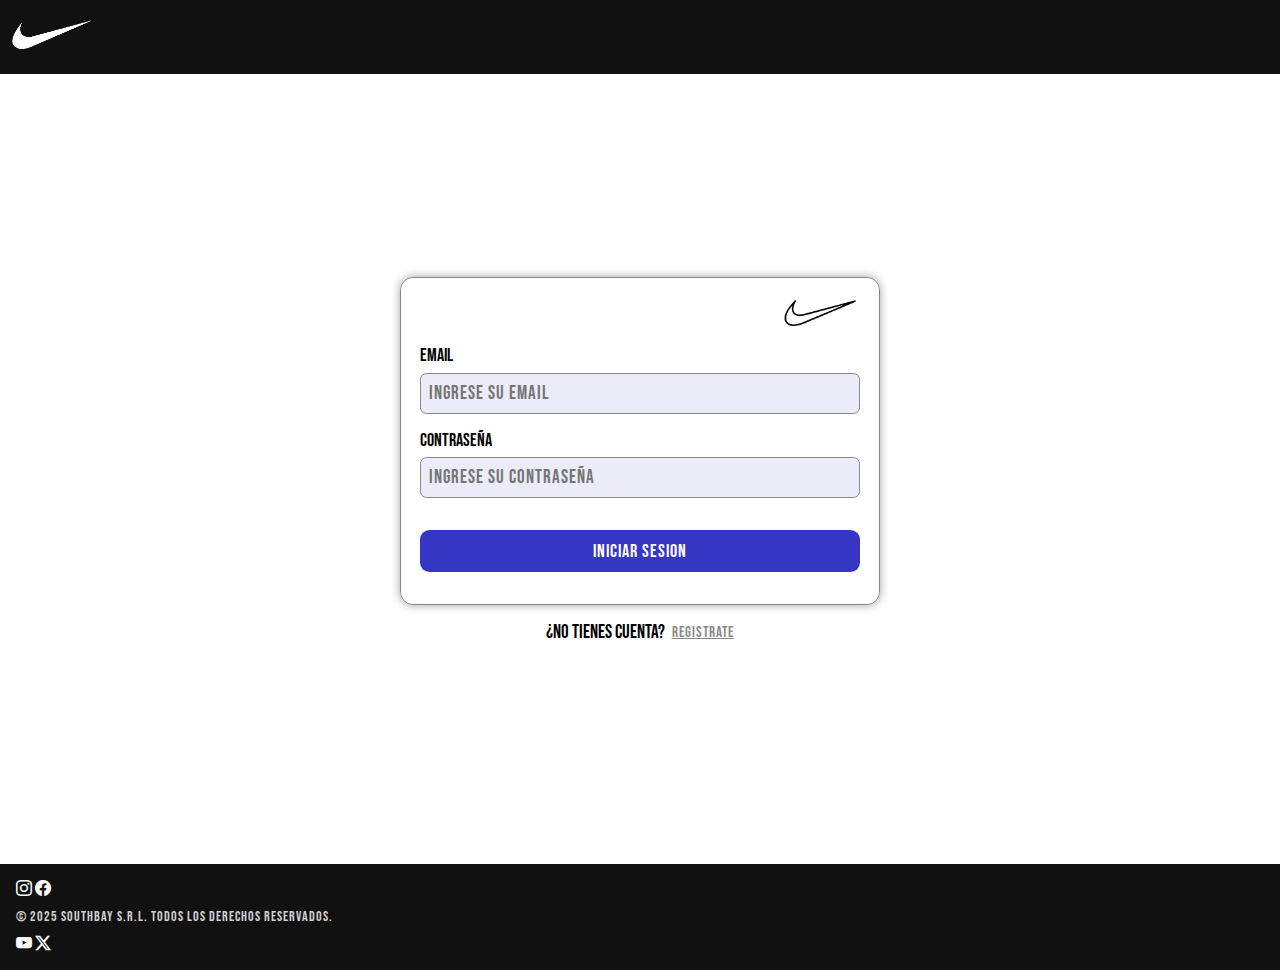
<file: index.html>
<!DOCTYPE html>
<html lang="en">

<head>
    <meta charset="UTF-8">
    <meta name="viewport" content="width=device-width, initial-scale=1.0">
    <link rel="stylesheet" href="style.css">
    <link rel="shortcut icon" href="./images/logo-page.png" type="image/x-icon">
    <title>Nike - Iniciar Sesion</title>
</head>

<body>

    <!-- Seccion header -->

    <header>
        <a href="index.html"><img class="logo-page" src="./images/logo-page.png" alt="Logo Nike"></a>
    </header>


    <!-- Seccion iniciar sesion -->

    <main>
        <div class="conteiner">

            <form action="#">
                <div class="flex-img">
                    <div class="img-form"></div>
                </div>
                <label for="name">Email</label>
                <input type="email" placeholder="Ingrese su email">
                <label for="password">Contraseña</label>
                <input type="password" placeholder="Ingrese su contraseña">
                <a href="./home/home.html" class="btn m-form">Iniciar Sesion</a>
            </form>
            <div class="flex">
                <p>¿No tienes cuenta?</p>
                <a class="a-form" href="./register/register.html">Registrate</a>
            </div>
        </div>
    </main>

    <!-- Seccion footer -->

    <footer>

        <div class="box">
            <i class="bi bi-instagram"></i>
            <i class="bi bi-facebook"></i>
        </div>

        <p>© 2025 Southbay S.R.L. Todos los derechos reservados.</p>

        <div class="box">
            <i class="bi bi-youtube"></i>
            <i class="bi bi-twitter-x"></i>
        </div>

    </footer>


</body>

</html>
</file>
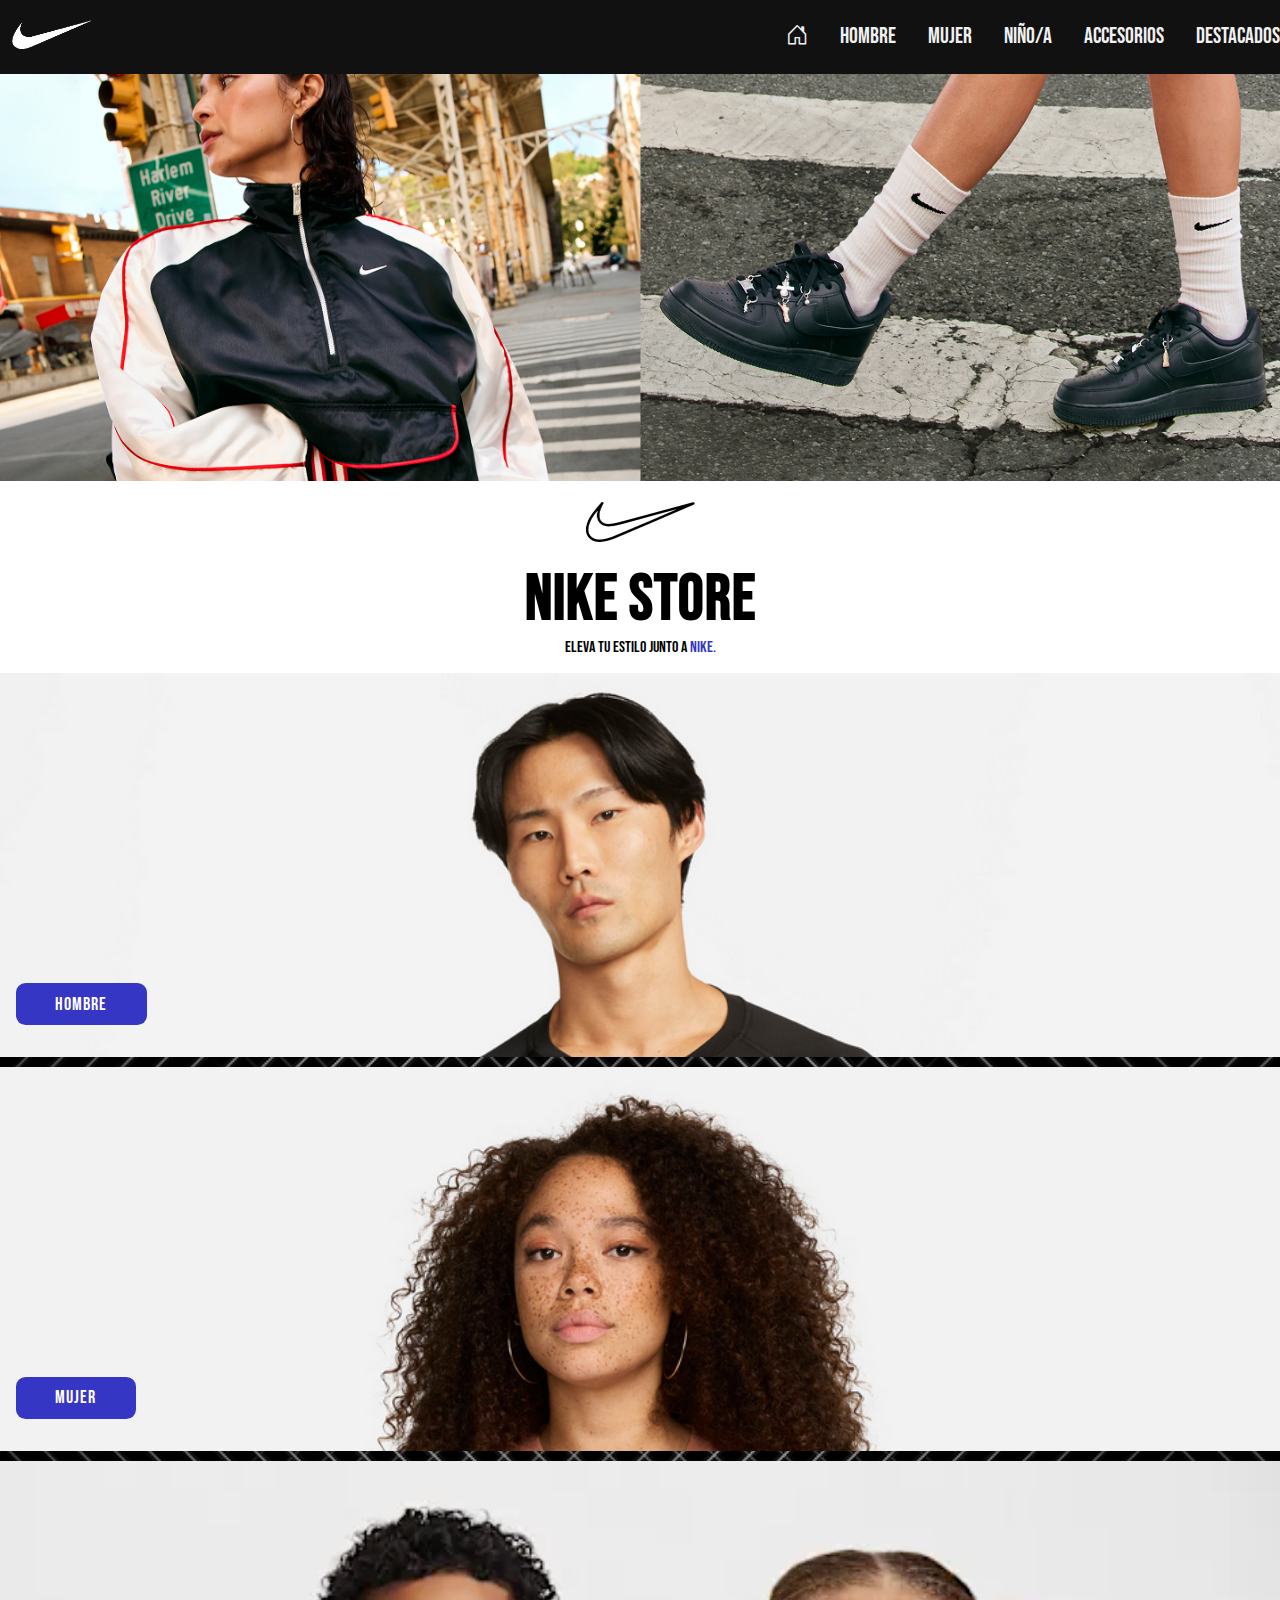
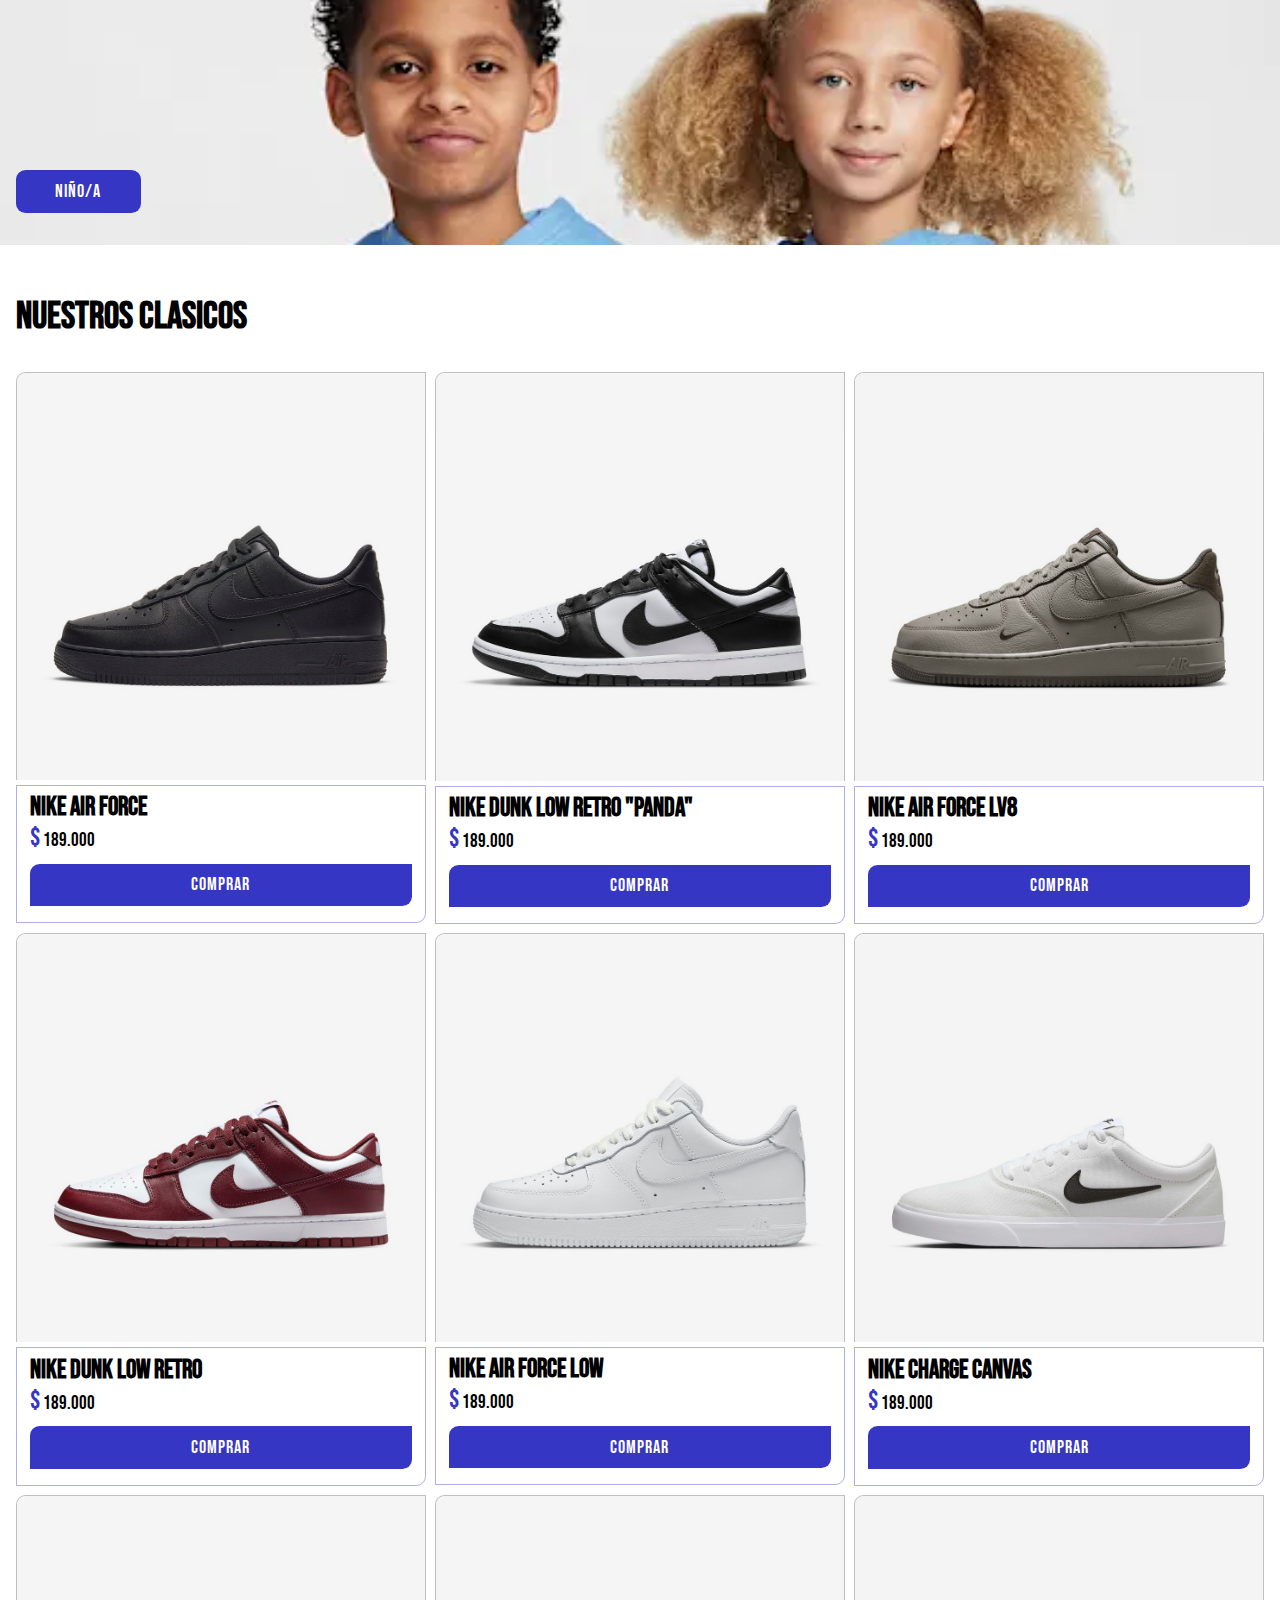
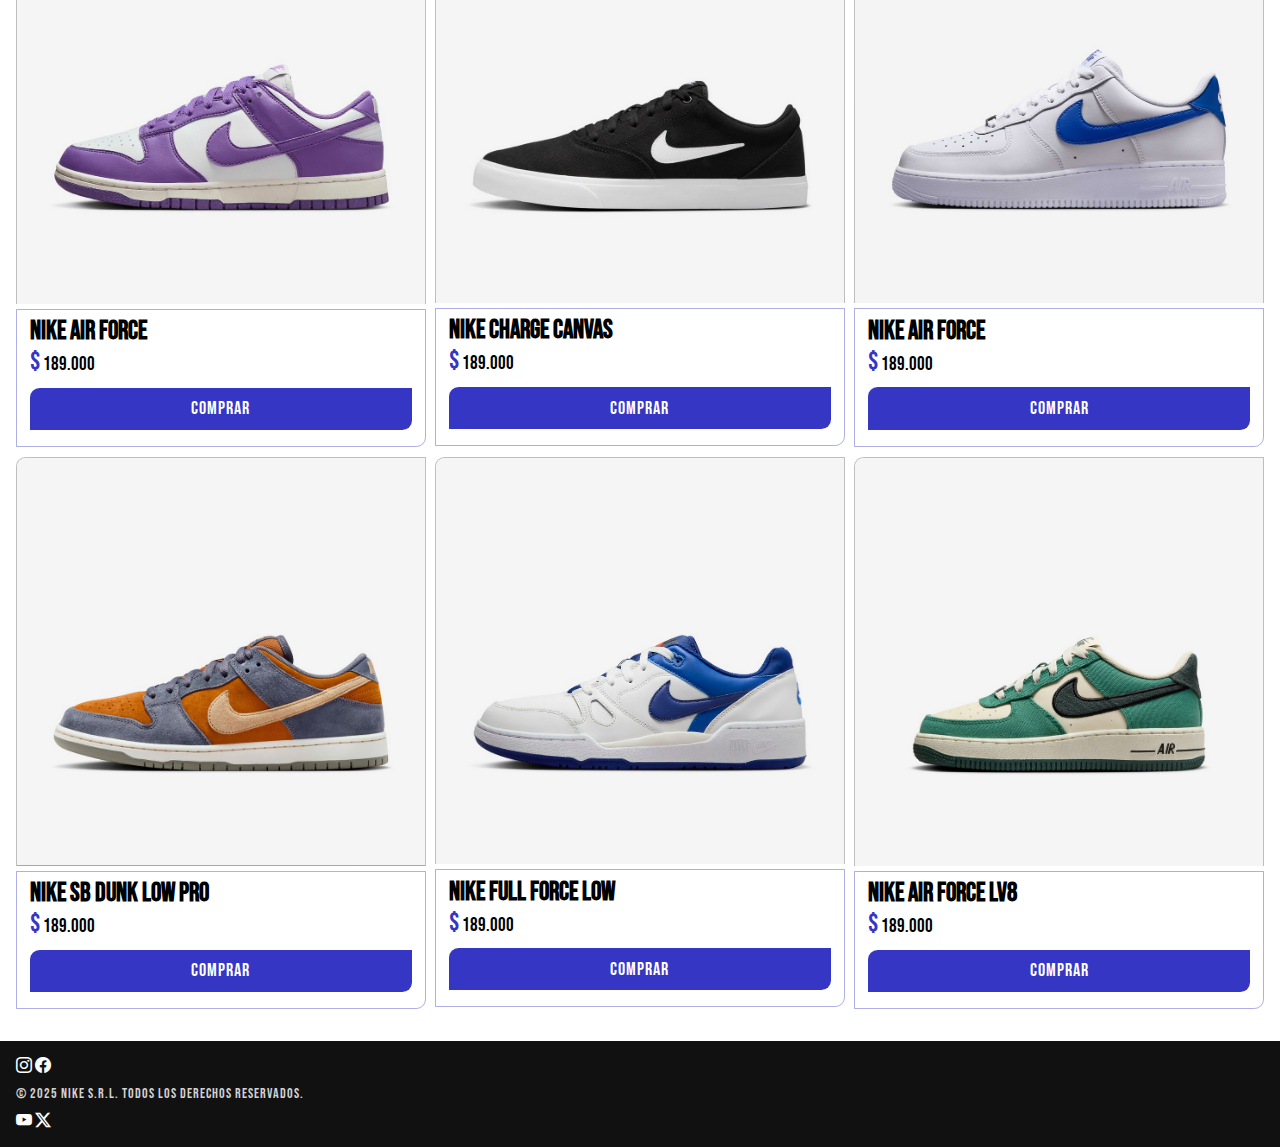
<file: home/home.html>
<!DOCTYPE html>
<html lang="en">

<head>
    <meta charset="UTF-8">
    <meta name="viewport" content="width=device-width, initial-scale=1.0">
    <link rel="shortcut icon" href="../images/nike-favicon.png" type="image/x-icon">
    <link rel="stylesheet" href="../style.css">
    <title>Nike - Iniciar Sesion</title>
</head>

<body>

    <header>
        <a href="../home/home.html">
            <img class="logo-page" src="../images/logo-page.png" alt="Logo Pagina">
        </a>

        <nav>
            <ul>
                <li><a href="../home/home.html"><i class="bi bi-house-door"></i></a></li>
                <li><a href="../pages/hombre.html">Hombre</a></li>
                <li><a href="../pages/mujer.html">Mujer</a></li>
                <li><a href="../pages/niño-a.html">Niño/a</a></li>
                <li><a href="../pages/accesorios">Accesorios</a></li>
                <li><a href="../pages/destacados">Destacados</a></li>
            </ul>
        </nav>
    </header>

    <main>
        <div class="conteiner-main">
            <div class="nav-mobile">
                <nav>
                    <ul>
                        <li><a href="./home.html"><i class="bi bi-house-door"></i></a></li>
                        <li><a href="../pages/hombre.html">Hombre</a></li>
                        <li><a href="../pages/mujer.html">Mujer</a></li>
                        <li><a href="../pages/niño-a.html">Niño/a</a></li>
                        <li><a href="../pages/accesorios">Accesorios</a></li>
                        <li><a href="../pages/destacados">Destacados</a></li>
                    </ul>
                </nav>
            </div>
            <div class="box-imgs">
                <img src="../images/bg-main.png" alt="Imagen Main" class="img-one">
                <div class="img-mobile"></div>
            </div>
            <div class="flex-main">
                <img class="img-store" src="../images/logo-transparent.png" alt="Logo Nike">
                <h1 class="title">Nike Store</h1>
                <p class="p">Eleva tu estilo junto a <span class="span">Nike.</span></p>
                <!-- <a href="#sections-page" class="btn">Categorias</a> -->
            </div>

            <!-- seccion Categorias  -->

            <div id="sections-page" class="sections-page">

                <div class="hombre">
                    <a href="../pages/hombre.html" class="btn one">Hombre</a>
                </div>


                <div class="mujer">
                    <a href="" class="btn two">Mujer</a>
                </div>


                <div class="boy-girl">
                    <a href="" class="btn three">Niño/a</a>
                </div>

                <!-- <div class="accesorios">Accesorios</div>
                <div class="destacados">Destacados</div> -->
            </div>

            <div class="section-products">
                <h2>Nuestros Clasicos</h2>
                <div class="conteiner-cards">
                    <div class="card">
                        <div class="box-img">
                            <img class="shoes" src="../images/nike-air-force.png" alt="Nike Air Force">
                        </div>
                        <div class="flex-shoes">
                            <h3>Nike Air Force</h3>
                            <p><span>$</span> 189.000</p>
                            <a href="" class="btn">Comprar</a>
                        </div>
                    </div>
                    <div class="card">
                        <div class="box-img">
                            <img class="shoes shoe-2" src="../images/nike-dunk-low-retro-panda.png"
                                alt="Nike Dunk Low Retro Panda">
                        </div>
                        <div class="flex-shoes">
                            <h3>Nike Dunk Low Retro "Panda"</h3>
                            <p><span>$</span> 189.000</p>
                            <a href="" class="btn">Comprar</a>
                        </div>
                    </div>
                    <div class="card">
                        <div class="box-img">
                            <img class="shoes shoe-2" src="../images/nike-air-force-lv8.png"
                                alt="Nike Dunk Low Retro Panda">
                        </div>
                        <div class="flex-shoes">
                            <h3>Nike Air Force LV8</h3>
                            <p><span>$</span> 189.000</p>
                            <a href="" class="btn">Comprar</a>
                        </div>
                    </div>
                    <div class="card">
                        <div class="box-img">
                            <img class="shoes shoe-2" src="../images/nike-dunk-low-retro.png"
                                alt="Nike Dunk Low Retro Panda">
                        </div>
                        <div class="flex-shoes">
                            <h3>Nike Dunk Low Retro</h3>
                            <p><span>$</span> 189.000</p>
                            <a href="" class="btn">Comprar</a>
                        </div>
                    </div>
                    <div class="card">
                        <div class="box-img">
                            <img class="shoes shoe-2" src="../images/air-force-low.png" alt="Nike Air Force Low">
                        </div>
                        <div class="flex-shoes">
                            <h3>Nike Air Force Low</h3>
                            <p><span>$</span> 189.000</p>
                            <a href="" class="btn">Comprar</a>
                        </div>
                    </div>
                    <div class="card">
                        <div class="box-img">
                            <img class="shoes shoe-2" src="../images/charge-canva.png" alt="Nike Change Canvas">
                        </div>
                        <div class="flex-shoes">
                            <h3>Nike Charge Canvas</h3>
                            <p><span>$</span> 189.000</p>
                            <a href="" class="btn">Comprar</a>
                        </div>
                    </div>
                    <div class="card">
                        <div class="box-img">
                            <img class="shoes shoe-2" src="../images/nike-dunk-low.png" alt="Nike Dunk Low">
                        </div>
                        <div class="flex-shoes">
                            <h3>Nike Air Force</h3>
                            <p><span>$</span> 189.000</p>
                            <a href="" class="btn">Comprar</a>
                        </div>
                    </div>
                    <div class="card">
                        <div class="box-img">
                            <img class="shoes shoe-2" src="../images/charge-canva-2.png"
                                alt="Nike Dunk Low Retro Panda">
                        </div>
                        <div class="flex-shoes">
                            <h3>Nike Charge Canvas</h3>
                            <p><span>$</span> 189.000</p>
                            <a href="" class="btn">Comprar</a>
                        </div>
                    </div>
                    <div class="card">
                        <div class="box-img">
                            <img class="shoes shoe-2" src="../images/nike-air-force-blue.png" alt="Nike Air Force">
                        </div>
                        <div class="flex-shoes">
                            <h3>Nike Air Force</h3>
                            <p><span>$</span> 189.000</p>
                            <a href="" class="btn">Comprar</a>
                        </div>
                    </div>
                    <div class="card">
                        <div class="box-img">
                            <img class="shoes shoe-2" src="../images/nike-sb-dunk-low-pro.png"
                                alt="Nike Dunk Low Retro Panda">
                        </div>
                        <div class="flex-shoes">
                            <h3>Nike Sb dunk low pro</h3>
                            <p><span>$</span> 189.000</p>
                            <a href="" class="btn">Comprar</a>
                        </div>
                    </div>
                    <div class="card">
                        <div class="box-img">
                            <img class="shoes shoe-2" src="../images/nike-full-force-low.png"
                                alt=" Nike Dunk Low Retro Panda">
                        </div>
                        <div class="flex-shoes">
                            <h3>Nike full force low</h3>
                            <p><span>$</span> 189.000</p>
                            <a href="" class="btn">Comprar</a>
                        </div>
                    </div>
                    <div class="card">
                        <div class="box-img">
                            <img class="shoes shoe-2" src="../images/nike-air-force-green.png"
                                alt=" Nike Air Force lv8">
                        </div>
                        <div class="flex-shoes">
                            <h3>Nike Air Force lv8</h3>
                            <p><span>$</span> 189.000</p>
                            <a href="" class="btn">Comprar</a>
                        </div>
                    </div>
                </div>
            </div>


        </div>
    </main>

    <!-- Seccion footer -->

    <footer>
        <div class="box">
            <i class="bi bi-instagram"></i>
            <i class="bi bi-facebook"></i>
        </div>
        <p>© 2025 Nike S.R.L. Todos los derechos reservados.</p>
        <div class="box">
            <i class="bi bi-youtube"></i>
            <i class="bi bi-twitter-x"></i>
        </div>
    </footer>
</body>

</html>
</file>
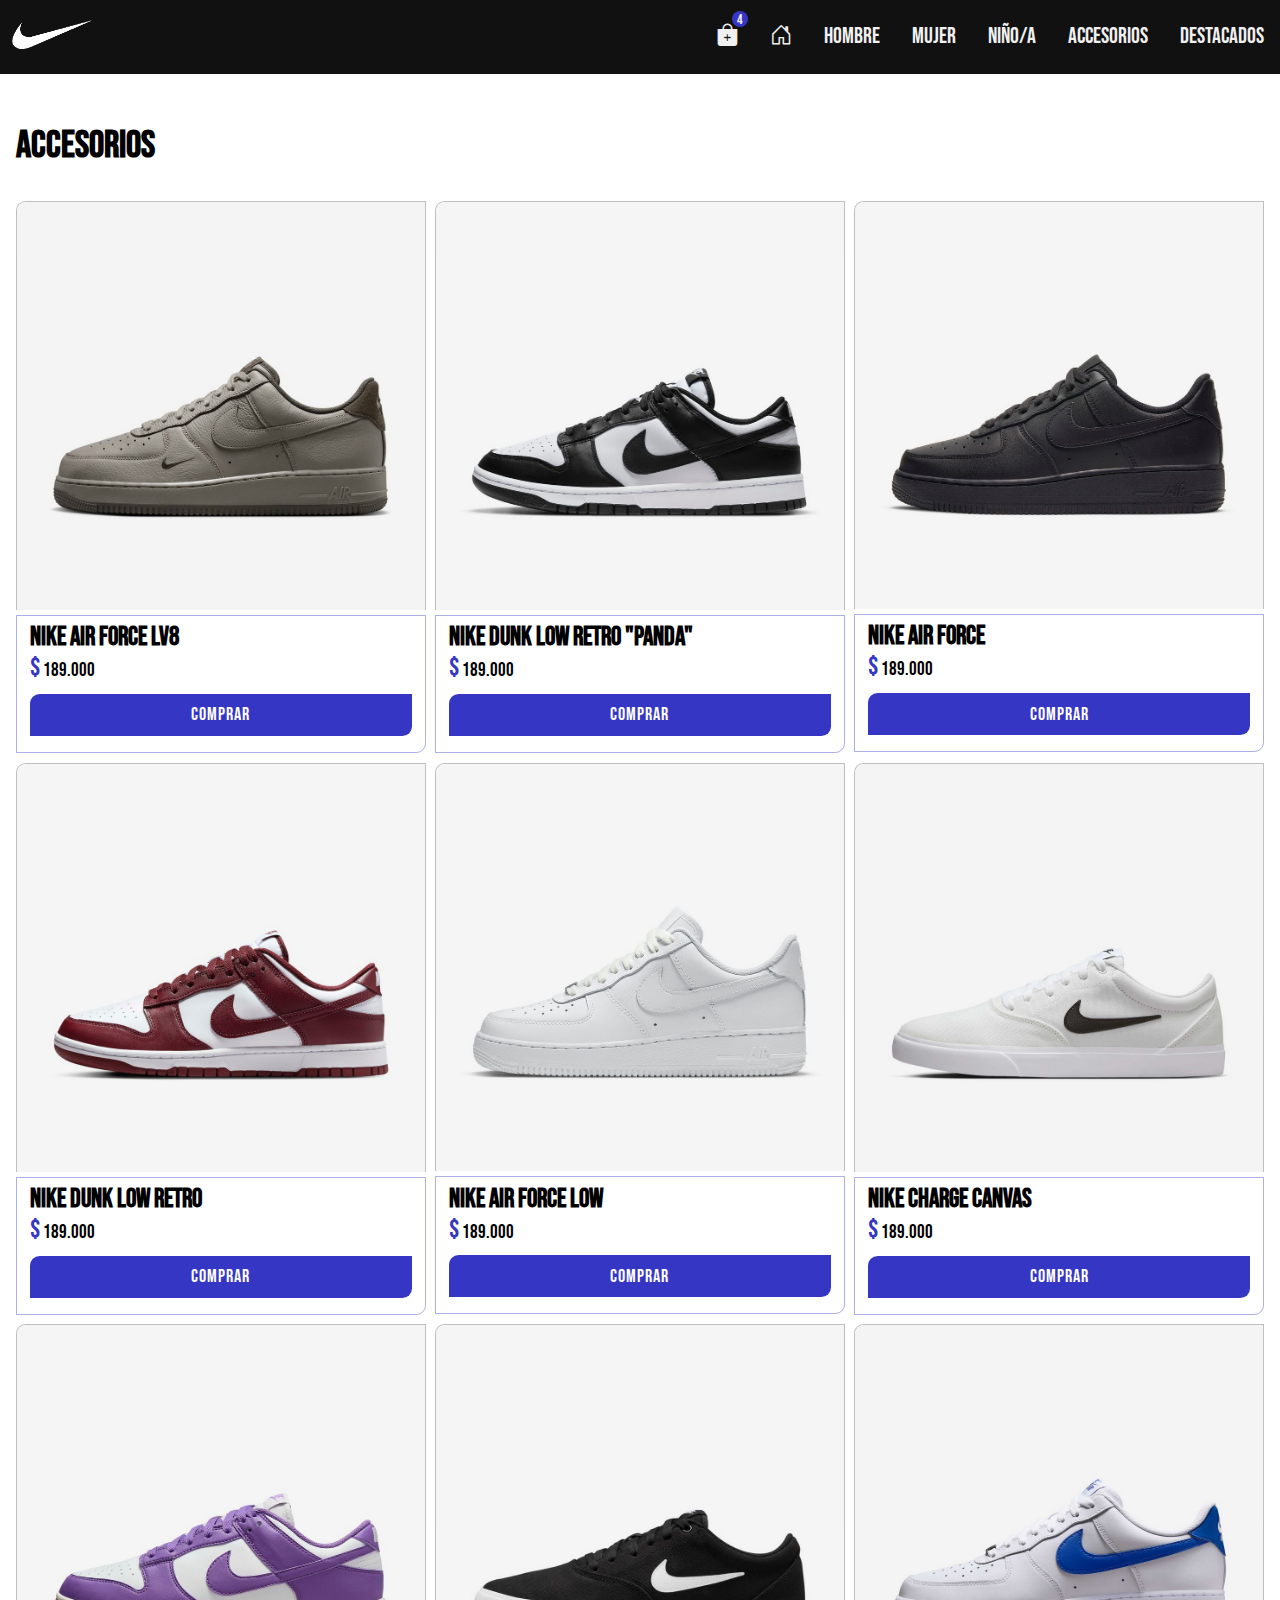
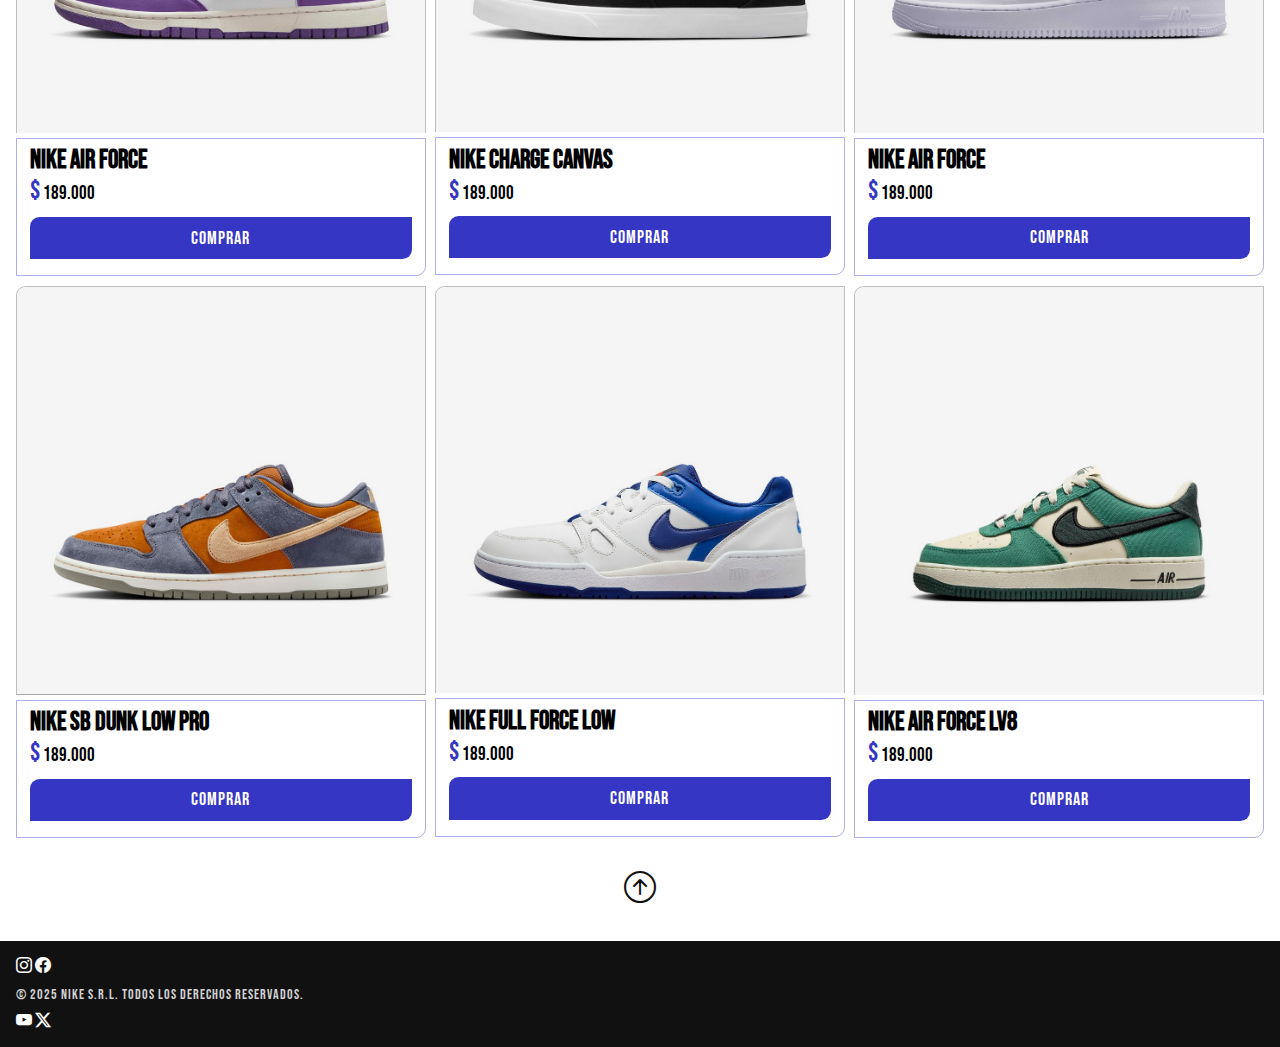
<file: pages/accesorios.html>
<!DOCTYPE html>
<html lang="en">

<head>
    <meta charset="UTF-8">
    <meta name="viewport" content="width=device-width, initial-scale=1.0">
    <link rel="shortcut icon" href="../images/nike-favicon.png" type="image/x-icon">
    <link rel="stylesheet" href="../style.css">
    <title>Nike - Accesorios</title>
</head>

<body>

    <header>
        <a href="../home/home.html">
            <img class="logo-page" src="../images/logo-page.png" alt="Logo Pagina">
        </a>
        <div class="box">
            <a class="cart-mobile" href="../pages/cart.html"><i class="bi bi-bag-plus-fill"></i>
                <div class="number-products">
                    <p>4</p>
                </div>
            </a>

            <nav>
                <ul>

                    <li><a href="../home/home.html"><i class="bi bi-house-door"></i></a></li>
                    <li><a href="../pages/hombre.html">Hombre</a></li>
                    <li><a href="../pages/mujer.html">Mujer</a></li>
                    <li><a href="../pages/niño-a.html">Niño/a</a></li>
                    <li><a href="../pages/accesorios.html">Accesorios</a></li>
                    <li><a href="../pages/destacados.html">Destacados</a></li>
                </ul>
            </nav>
        </div>

    </header>

    <main>
        <div class="conteiner-main">
            <div class="nav-mobile">
                <nav>
                    <ul>
                        <li><a href="../home/home.html"><i class="bi bi-house-door"></i></a></li>
                        <li><a href="../pages/hombre.html">Hombre</a></li>
                        <li><a href="../pages/mujer.html">Mujer</a></li>
                        <li><a href="../pages/niño-a.html">Niño/a</a></li>
                        <li><a href="../pages/accesorios.html">Accesorios</a></li>
                        <li><a href="../pages/destacados.html">Destacados</a></li>
                    </ul>
                </nav>
            </div>

            <div class="section-products">
                <h2 id="top">Accesorios</h2>
                <div class="conteiner-cards">
                    <div class="card">
                        <div class="box-img">
                            <img class="shoes shoe-2" src="../images/nike-air-force-lv8.png"
                                alt="Nike Dunk Low Retro Panda">
                        </div>
                        <div class="flex-shoes">
                            <h3>Nike Air Force LV8</h3>
                            <p><span>$</span> 189.000</p>
                            <a href="" class="btn">Comprar</a>
                        </div>
                    </div>
                    <div class="card">
                        <div class="box-img">
                            <img class="shoes shoe-2" src="../images/nike-dunk-low-retro-panda.png"
                                alt="Nike Dunk Low Retro Panda">
                        </div>
                        <div class="flex-shoes">
                            <h3>Nike Dunk Low Retro "Panda"</h3>
                            <p><span>$</span> 189.000</p>
                            <a href="" class="btn">Comprar</a>
                        </div>
                    </div>
                    <div class="card">
                        <div class="box-img">
                            <img class="shoes" src="../images/nike-air-force.png" alt="Nike Air Force">
                        </div>
                        <div class="flex-shoes">
                            <h3>Nike Air Force</h3>
                            <p><span>$</span> 189.000</p>
                            <a href="" class="btn">Comprar</a>
                        </div>
                    </div>
                    <div class="card">
                        <div class="box-img">
                            <img class="shoes shoe-2" src="../images/nike-dunk-low-retro.png"
                                alt="Nike Dunk Low Retro Panda">
                        </div>
                        <div class="flex-shoes">
                            <h3>Nike Dunk Low Retro</h3>
                            <p><span>$</span> 189.000</p>
                            <a href="" class="btn">Comprar</a>
                        </div>
                    </div>
                    <div class="card">
                        <div class="box-img">
                            <img class="shoes shoe-2" src="../images/air-force-low.png" alt="Nike Air Force Low">
                        </div>
                        <div class="flex-shoes">
                            <h3>Nike Air Force Low</h3>
                            <p><span>$</span> 189.000</p>
                            <a href="" class="btn">Comprar</a>
                        </div>
                    </div>
                    <div class="card">
                        <div class="box-img">
                            <img class="shoes shoe-2" src="../images/charge-canva.png" alt="Nike Change Canvas">
                        </div>
                        <div class="flex-shoes">
                            <h3>Nike Charge Canvas</h3>
                            <p><span>$</span> 189.000</p>
                            <a href="" class="btn">Comprar</a>
                        </div>
                    </div>
                    <div class="card">
                        <div class="box-img">
                            <img class="shoes shoe-2" src="../images/nike-dunk-low.png" alt="Nike Dunk Low">
                        </div>
                        <div class="flex-shoes">
                            <h3>Nike Air Force</h3>
                            <p><span>$</span> 189.000</p>
                            <a href="" class="btn">Comprar</a>
                        </div>
                    </div>
                    <div class="card">
                        <div class="box-img">
                            <img class="shoes shoe-2" src="../images/charge-canva-2.png"
                                alt="Nike Dunk Low Retro Panda">
                        </div>
                        <div class="flex-shoes">
                            <h3>Nike Charge Canvas</h3>
                            <p><span>$</span> 189.000</p>
                            <a href="" class="btn">Comprar</a>
                        </div>
                    </div>
                    <div class="card">
                        <div class="box-img">
                            <img class="shoes shoe-2" src="../images/nike-air-force-blue.png" alt="Nike Air Force">
                        </div>
                        <div class="flex-shoes">
                            <h3>Nike Air Force</h3>
                            <p><span>$</span> 189.000</p>
                            <a href="" class="btn">Comprar</a>
                        </div>
                    </div>
                    <div class="card">
                        <div class="box-img">
                            <img class="shoes shoe-2" src="../images/nike-sb-dunk-low-pro.png"
                                alt="Nike Dunk Low Retro Panda">
                        </div>
                        <div class="flex-shoes">
                            <h3>Nike Sb dunk low pro</h3>
                            <p><span>$</span> 189.000</p>
                            <a href="" class="btn">Comprar</a>
                        </div>
                    </div>
                    <div class="card">
                        <div class="box-img">
                            <img class="shoes shoe-2" src="../images/nike-full-force-low.png"
                                alt=" Nike Dunk Low Retro Panda">
                        </div>
                        <div class="flex-shoes">
                            <h3>Nike full force low</h3>
                            <p><span>$</span> 189.000</p>
                            <a href="" class="btn">Comprar</a>
                        </div>
                    </div>
                    <div class="card">
                        <div class="box-img">
                            <img class="shoes shoe-2" src="../images/nike-air-force-green.png"
                                alt=" Nike Air Force lv8">
                        </div>
                        <div class="flex-shoes">
                            <h3>Nike Air Force lv8</h3>
                            <p><span>$</span> 189.000</p>
                            <a href="" class="btn">Comprar</a>
                        </div>
                    </div>
                </div>
            </div>
            <div class="box-arrow">
                <a href="#top">
                    <i class="bi bi-arrow-up-circle"></i>
                </a>
            </div>

        </div>
    </main>

    <!-- Seccion footer -->

    <footer>
        <div class="box">
            <i class="bi bi-instagram"></i>
            <i class="bi bi-facebook"></i>
        </div>
        <p>© 2025 Nike S.R.L. Todos los derechos reservados.</p>
        <div class="box">
            <i class="bi bi-youtube"></i>
            <i class="bi bi-twitter-x"></i>
        </div>
    </footer>

</body>

</html>
</file>
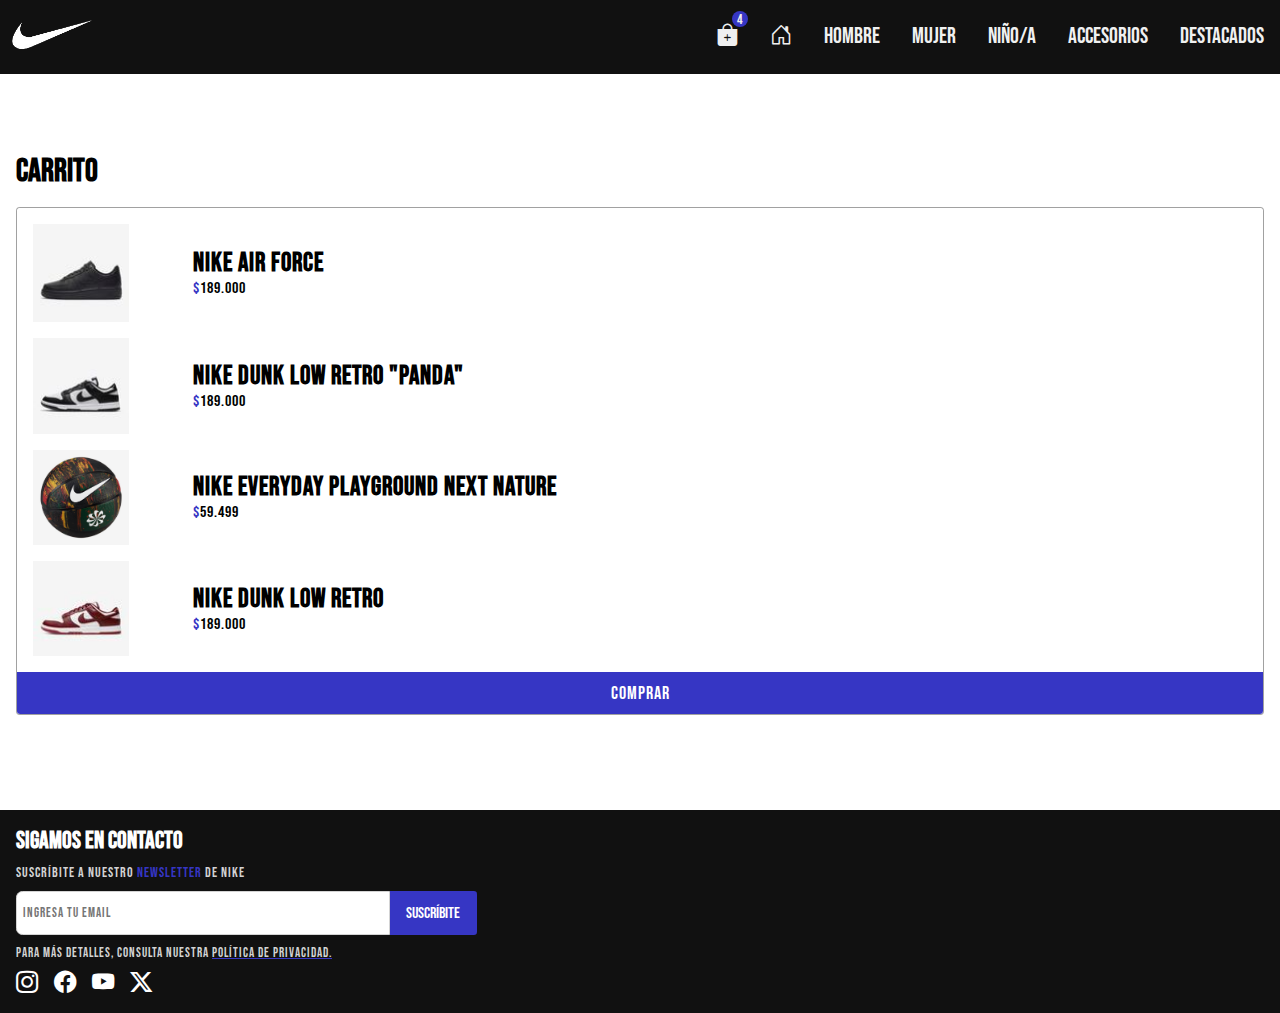
<file: pages/cart.html>
<!DOCTYPE html>
<html lang="en">

<head>
    <meta charset="UTF-8">
    <link rel="shortcut icon" href="../images/nike-favicon.png" type="image/x-icon">
    <link rel="stylesheet" href="../style.css">
    <meta name="viewport" content="width=device-width, initial-scale=1.0">
    <title>Nike - Carrito</title>
</head>

<body>
    <header>
        <a href="../home/home.html">
            <img class="logo-page" src="../images/logo-page.png" alt="Logo Pagina">
        </a>
        <div class="box">
            <a class="cart-mobile" href="../pages/cart.html"><i class="bi bi-bag-plus-fill"></i>
                <div class="number-products">
                    <p>4</p>
                </div>
            </a>
            <nav>
                <ul>
                    <li><a href="../home/home.html"><i class="bi bi-house-door"></i></a></li>
                    <li><a href="../pages/hombre.html">Hombre</a></li>
                    <li><a href="../pages/mujer.html">Mujer</a></li>
                    <li><a href="../pages/niño-a.html">Niño/a</a></li>
                    <li><a href="../pages/accesorios.html">Accesorios</a></li>
                    <li><a href="../pages/destacados.html">Destacados</a></li>
                </ul>
            </nav>
        </div>
    </header>

    <main>
        <main>
            <div class="conteiner-main">
                <div class="nav-mobile">
                    <nav>
                        <ul>
                            <li><a href="../home/home.html"><i class="bi bi-house-door"></i></a></li>
                            <li><a href="../pages/hombre.html">Hombre</a></li>
                            <li><a href="../pages/mujer.html">Mujer</a></li>
                            <li><a href="../pages/niño-a.html">Niño/a</a></li>
                            <li><a href="../pages/accesorios.html">Accesorios</a></li>
                            <li><a href="../pages/destacados.html">Destacados</a></li>
                        </ul>
                    </nav>
                </div>

                <div class="conteiner-cart">
                    <h1>Carrito</h1>

                    <div class="box-cart">
                        <!-- <div class="box-logo">
                            <img class="logo-cart" src="../images/logo-transparent.png" alt="">
                        </div> -->
                        <div class="cart">
                            <img src="../images/shoe-1.png" alt="">
                            <div class="box">
                                <h3>Nike Air Force</h3>
                                <p><span class="span">$</span>189.000</p>
                            </div>
                        </div>
                        <div class="cart">
                            <img src="../images/shoe-2.png" alt="Nike Dunk Low Retro Panda">
                            <div class="box">
                                <h3>Nike Dunk Low Retro "Panda"</h3>
                                <p><span class="span">$</span>189.000</p>
                            </div>
                        </div>
                        <div class="cart">
                            <img src="../images/nike-everyday-playground.png"
                                alt="Nike Everyday Playground Next Nature">
                            <div class="box">
                                <h3>Nike Everyday Playground Next Nature</h3>
                                <p><span class="span">$</span>59.499</p>
                            </div>
                        </div>
                        <div class="cart">
                            <img src="../images/shoe-4.png" alt="Nike Dunk Low Retro">
                            <div class="box">
                                <h3>Nike Dunk Low Retro</h3>
                                <p><span class="span">$</span>189.000</p>
                            </div>
                        </div>

                        <a href="../pages/check-out.html" class="btn btn-cart">Comprar</a>

                    </div>

                </div>

            </div>
        </main>

        <!-- Footer Nuevo -->

        <footer>
            <h2>Sigamos en contacto</h2>
            <p>Suscríbite a nuestro <span class="span">newsletter</span> de NIKE</p>
            <div class="box-redes">
                <input placeholder="Ingresa tu email" type="email">
                <a href="" class="btn-footer">Suscríbite</a>
            </div>
            <p style="font-size: .8rem;">Para más detalles, consulta nuestra <a class="a-p" href="#">Política de
                    privacidad.</a></p>

            <div class="box-redes">
                <i class="bi bi-instagram"></i>
                <i class="bi bi-facebook"></i>
                <i class="bi bi-youtube"></i>
                <i class="bi bi-twitter-x"></i>
            </div>
        </footer>

        <!-- Seccion footer -->

        <!-- <footer style="margin-top: 1rem;">
            <div class="box">
                <i class="bi bi-instagram"></i>
                <i class="bi bi-facebook"></i>
            </div>
            <p>© 2025 Nike S.R.L. Todos los derechos reservados.</p>
            <div class="box">
                <i class="bi bi-youtube"></i>
                <i class="bi bi-twitter-x"></i>
            </div>
        </footer> -->

</body>

</html>
</file>
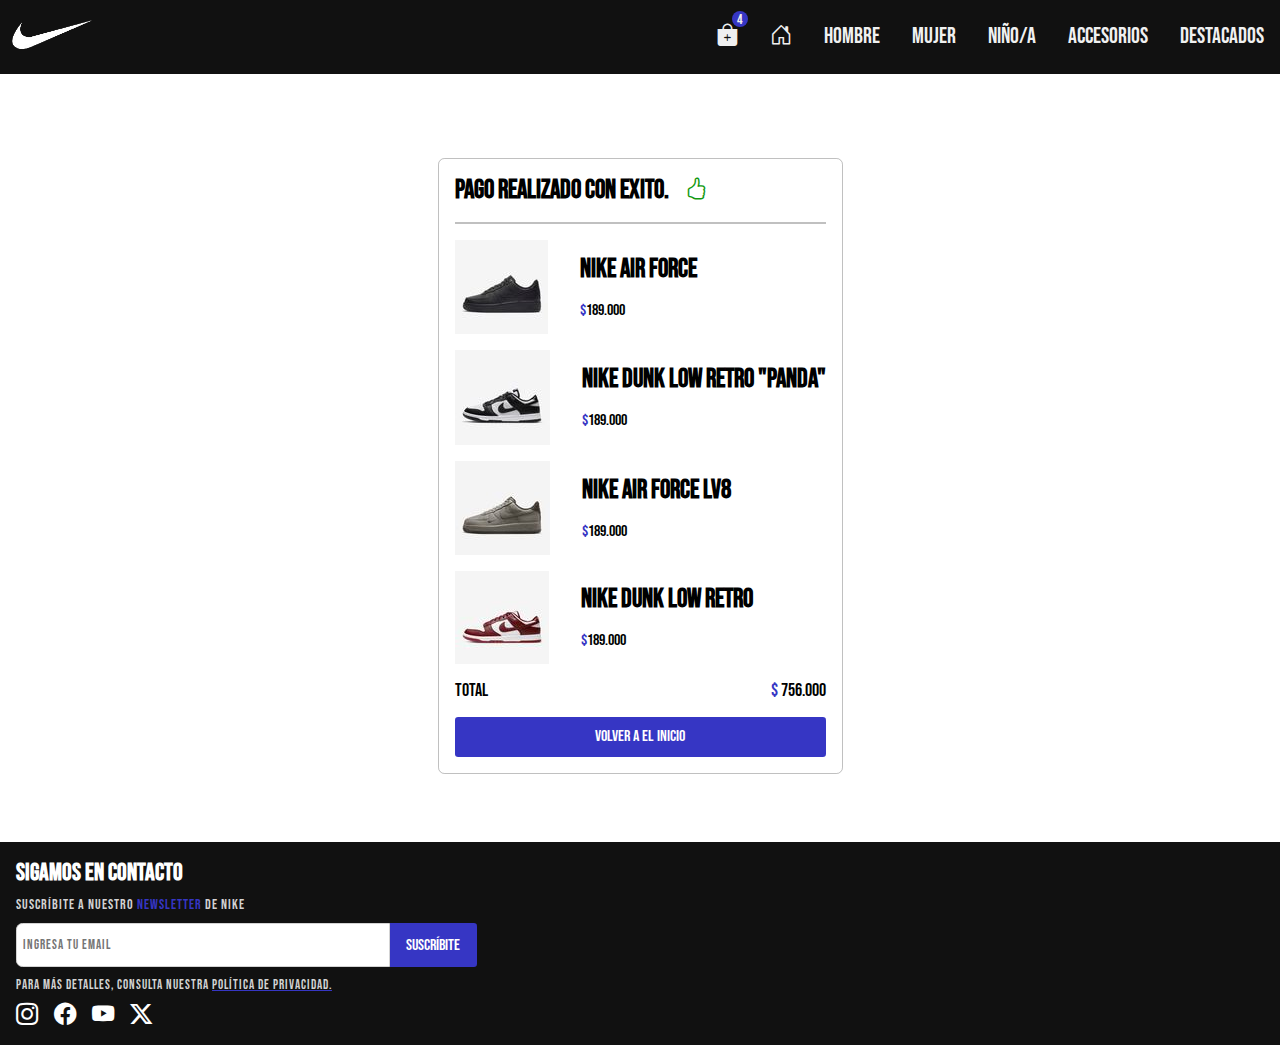
<file: pages/check-out.html>
<!DOCTYPE html>
<html lang="en">

<head>
    <meta charset="UTF-8">
    <link rel="stylesheet" href="../style.css">
    <link rel="shortcut icon" href="../images/nike-favicon.png" type="image/x-icon">
    <meta name="viewport" content="width=device-width, initial-scale=1.0">
    <title>Seccion - Check-out</title>
</head>

<body>
    <header>
        <a href="../home/home.html">
            <img class="logo-page" src="../images/logo-page.png" alt="Logo Pagina">
        </a>
        <div class="box">
            <a class="cart-mobile" href="../pages/cart.html"><i class="bi bi-bag-plus-fill"></i>
                <div class="number-products">
                    <p>4</p>
                </div>
            </a>
            <nav>
                <ul>
                    <li><a href="../home/home.html"><i class="bi bi-house-door"></i></a></li>
                    <li><a href="../pages/hombre.html">Hombre</a></li>
                    <li><a href="../pages/mujer.html">Mujer</a></li>
                    <li><a href="../pages/niño-a.html">Niño/a</a></li>
                    <li><a href="../pages/accesorios.html">Accesorios</a></li>
                    <li><a href="../pages/destacados.html">Destacados</a></li>
                </ul>
            </nav>
        </div>
    </header>

    <main>
        <div class="conteiner-main">
            <div class="nav-mobile">
                <nav>
                    <ul>
                        <li><a href="../home/home.html"><i class="bi bi-house-door"></i></a></li>
                        <li><a href="../pages/hombre.html">Hombre</a></li>
                        <li><a href="../pages/mujer.html">Mujer</a></li>
                        <li><a href="../pages/niño-a.html">Niño/a</a></li>
                        <li><a href="../pages/accesorios.html">Accesorios</a></li>
                        <li><a href="../pages/destacados.html">Destacados</a></li>
                    </ul>
                </nav>
            </div>

            <!-- Seccion check-out -->

            <div class="conteiner-check">

                <div class="box-check">
                    <div class="box">
                        <h3>Pago realizado con exito.</h3>
                        <i class="bi bi-hand-thumbs-up"></i>
                    </div>

                    <hr>

                    <div class="cart cart-check">
                        <img src="../images/shoe-1.png" alt="">
                        <div class="box">
                            <h3>Nike Air Force</h3>
                            <p><span class="span">$</span>189.000</p>
                        </div>
                    </div>

                    <div class="cart cart-check">
                        <img src="../images/shoe-2.png" alt="Nike Dunk Low Retro Panda">
                        <div class="box">
                            <h3>Nike Dunk Low Retro "Panda"</h3>
                            <p><span class="span">$</span>189.000</p>
                        </div>
                    </div>

                    <div class="cart cart-check">
                        <img src="../images/shoe-3.png" alt="Nike Air Force LV8">
                        <div class="box">
                            <h3>Nike Air Force LV8</h3>
                            <p><span class="span">$</span>189.000</p>
                        </div>
                    </div>
                    <div class="cart cart-check">
                        <img src="../images/shoe-4.png" alt="Nike Dunk Low Retro">
                        <div class="box">
                            <h3>Nike Dunk Low Retro</h3>
                            <p><span class="span">$</span>189.000</p>
                        </div>
                    </div>

                    <div class="box monto">
                        <p>total</p>
                        <p><span class="span">$</span> 756.000</p>
                    </div>

                    <a href="../home/home.html" class="btn-check">Volver a el inicio</a>
                </div>
            </div>
        </div>
    </main>

    <footer>
        <h2>Sigamos en contacto</h2>
        <p>Suscríbite a nuestro <span class="span">newsletter</span> de NIKE</p>
        <div class="box-redes">
            <input placeholder="Ingresa tu email" type="email">
            <a href="" class="btn-footer">Suscríbite</a>
        </div>
        <p style="font-size: .8rem;">Para más detalles, consulta nuestra <a class="a-p" href="#">Política de
                privacidad.</a></p>

        <div class="box-redes">
            <i class="bi bi-instagram"></i>
            <i class="bi bi-facebook"></i>
            <i class="bi bi-youtube"></i>
            <i class="bi bi-twitter-x"></i>
        </div>
    </footer>
</body>

</html>
</file>
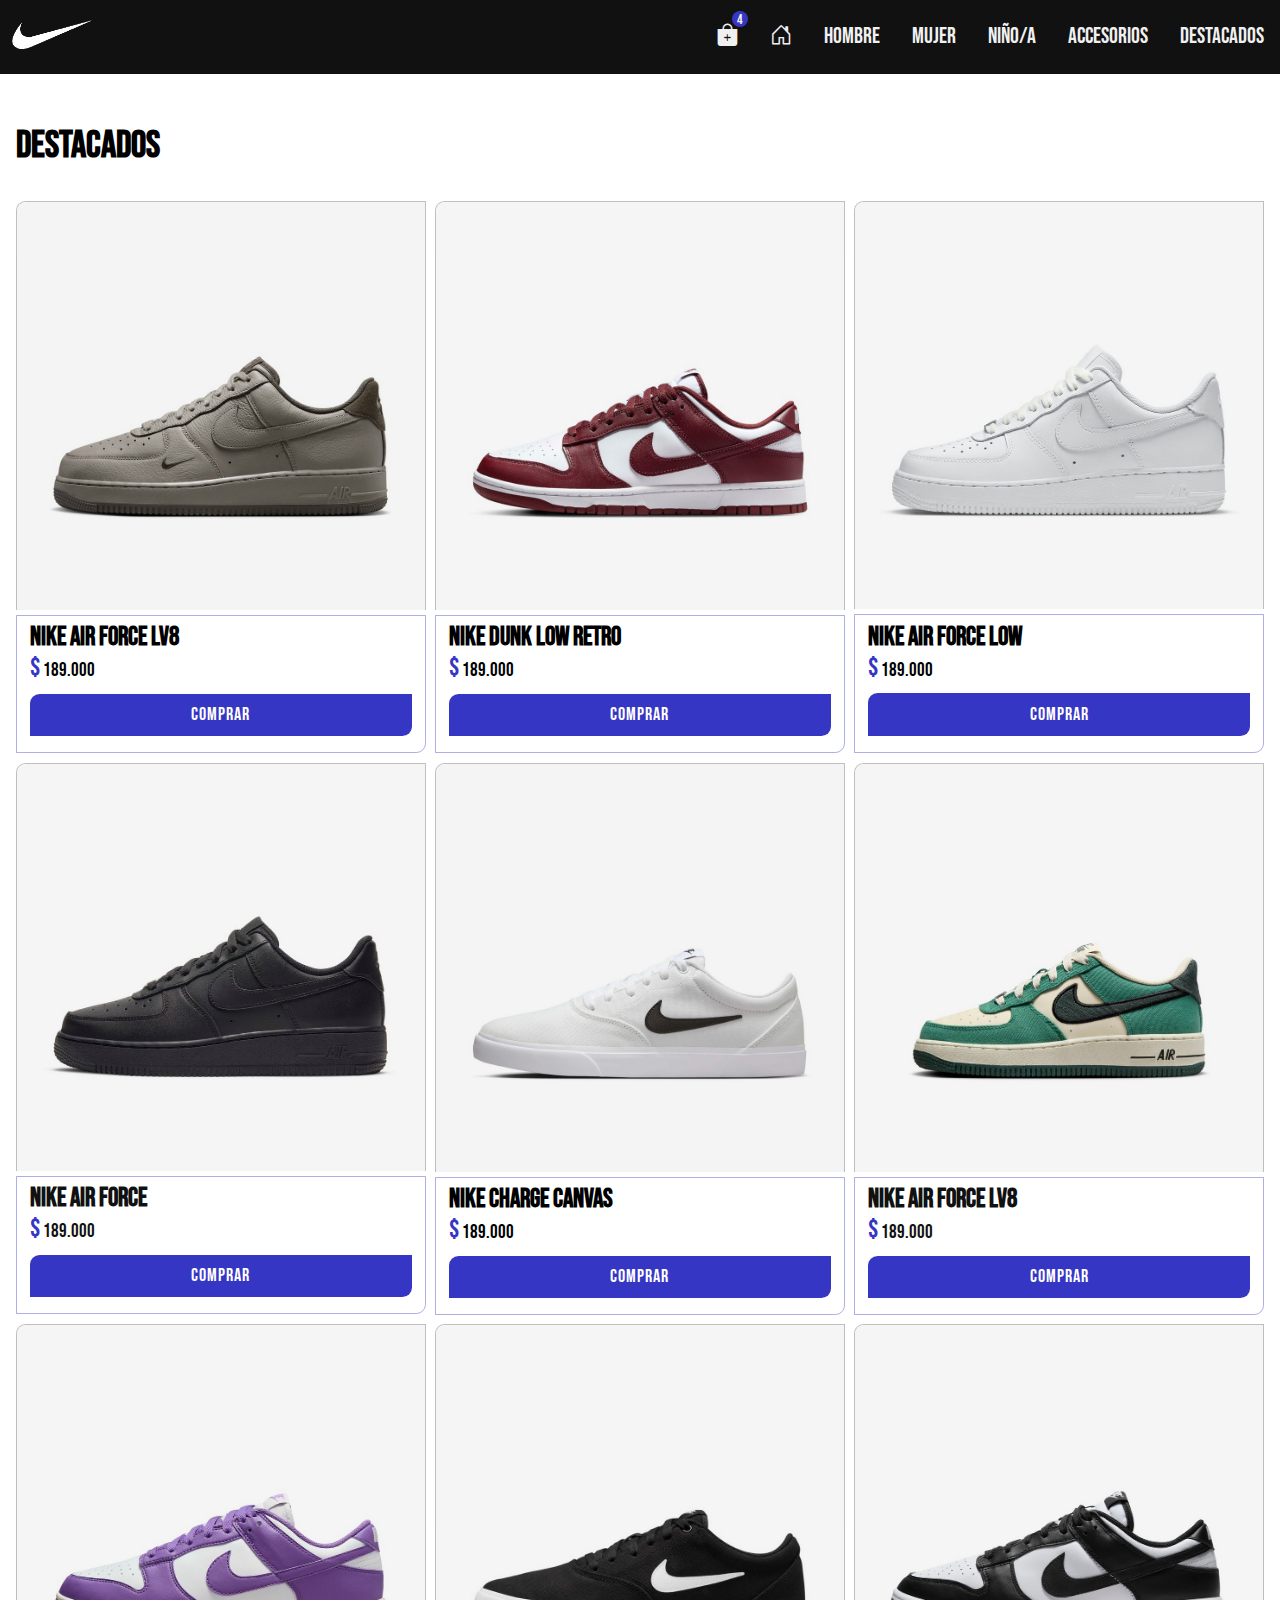
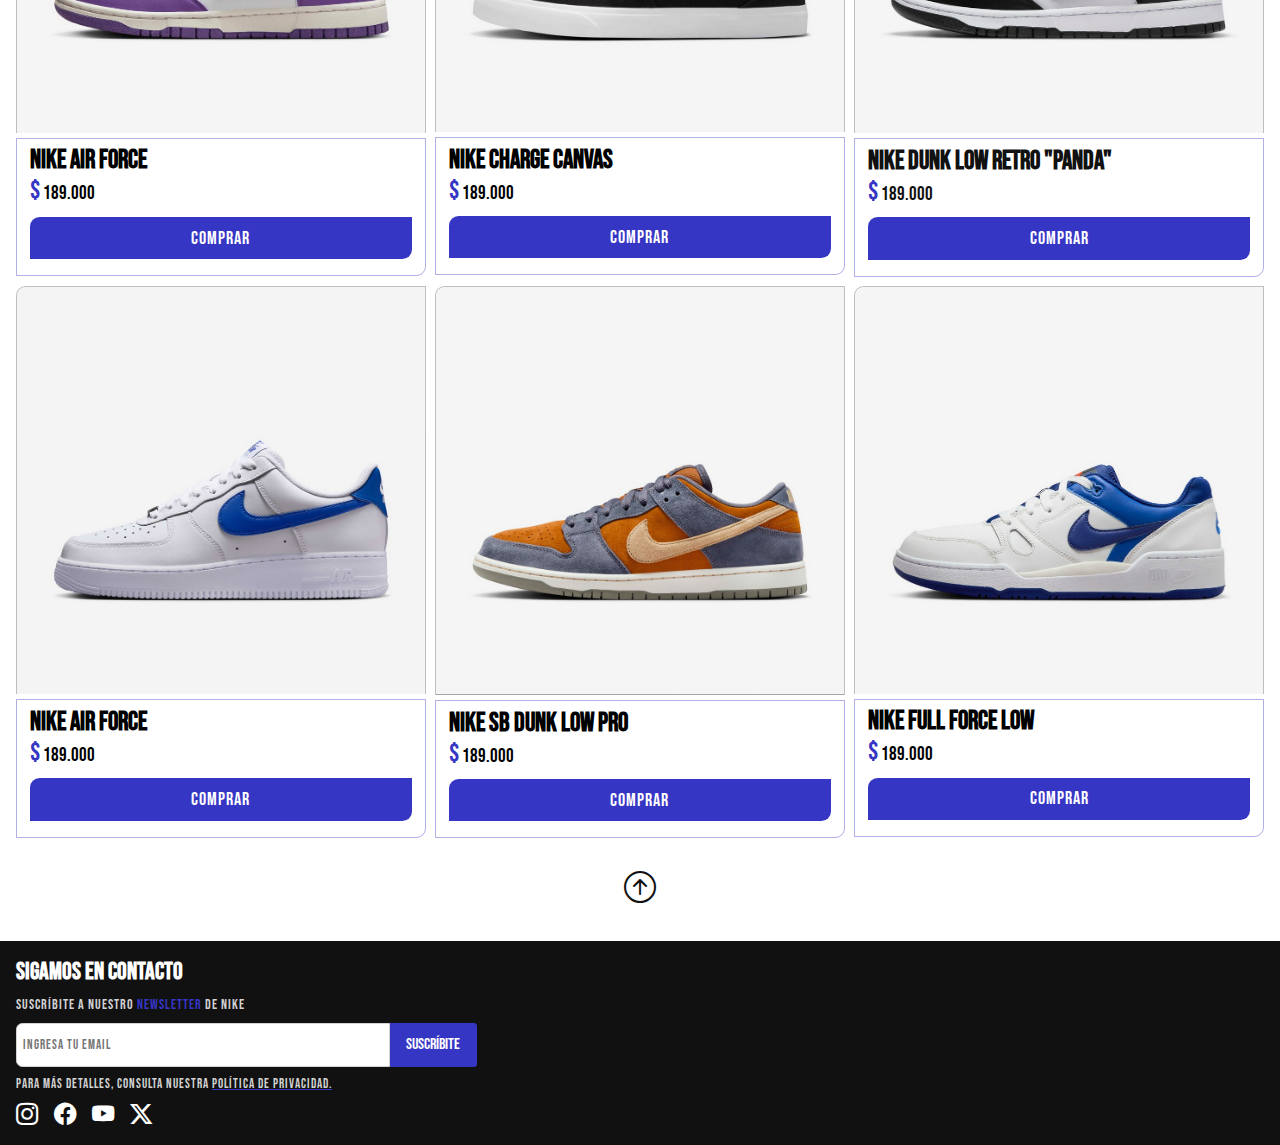
<file: pages/destacados.html>
<!DOCTYPE html>
<html lang="en">

<head>
    <meta charset="UTF-8">
    <meta name="viewport" content="width=device-width, initial-scale=1.0">
    <link rel="shortcut icon" href="../images/nike-favicon.png" type="image/x-icon">
    <link rel="stylesheet" href="../style.css">
    <title>Nike - Destacados</title>
</head>

<body>

    <header>
        <a href="../home/home.html">
            <img class="logo-page" src="../images/logo-page.png" alt="Logo Pagina">
        </a>
        <div class="box">
            <a class="cart-mobile" href="../pages/cart.html"><i class="bi bi-bag-plus-fill"></i>
                <div class="number-products">
                    <p>4</p>
                </div>
            </a>

            <nav>
                <ul>

                    <li><a href="../home/home.html"><i class="bi bi-house-door"></i></a></li>
                    <li><a href="../pages/hombre.html">Hombre</a></li>
                    <li><a href="../pages/mujer.html">Mujer</a></li>
                    <li><a href="../pages/niño-a.html">Niño/a</a></li>
                    <li><a href="../pages/accesorios.html">Accesorios</a></li>
                    <li><a href="../pages/destacados.html">Destacados</a></li>
                </ul>
            </nav>
        </div>

    </header>

    <main>
        <div class="conteiner-main">
            <div class="nav-mobile">
                <nav>
                    <ul>
                        <li><a href="../home/home.html"><i class="bi bi-house-door"></i></a></li>
                        <li><a href="../pages/hombre.html">Hombre</a></li>
                        <li><a href="../pages/mujer.html">Mujer</a></li>
                        <li><a href="../pages/niño-a.html">Niño/a</a></li>
                        <li><a href="../pages/accesorios.html">Accesorios</a></li>
                        <li><a href="../pages/destacados.html">Destacados</a></li>
                    </ul>
                </nav>
            </div>

            <div class="section-products">
                <h2 id="top">Destacados</h2>
                <div class="conteiner-cards">
                    <div class="card">
                        <div class="box-img">
                            <img class="shoes shoe-2" src="../images/nike-air-force-lv8.png"
                                alt="Nike Dunk Low Retro Panda">
                        </div>
                        <div class="flex-shoes">
                            <h3>Nike Air Force LV8</h3>
                            <p><span>$</span> 189.000</p>
                            <a href="../pages/cart.html" class="btn">Comprar</a>
                        </div>
                    </div>
                    <div class="card">
                        <div class="box-img">
                            <img class="shoes shoe-2" src="../images/nike-dunk-low-retro.png"
                                alt="Nike Dunk Low Retro Panda">
                        </div>
                        <div class="flex-shoes">
                            <h3>Nike Dunk Low Retro</h3>
                            <p><span>$</span> 189.000</p>
                            <a href="../pages/cart.html" class="btn">Comprar</a>
                        </div>
                    </div>
                    <div class="card">
                        <div class="box-img">
                            <img class="shoes shoe-2" src="../images/air-force-low.png" alt="Nike Air Force Low">
                        </div>
                        <div class="flex-shoes">
                            <h3>Nike Air Force Low</h3>
                            <p><span>$</span> 189.000</p>
                            <a href="../pages/cart.html" class="btn">Comprar</a>
                        </div>
                    </div>
                    <div class="card">
                        <a href="../pages/product.html">
                            <div class="box-img">
                                <img class="shoes" src="../images/nike-air-force.png" alt="Nike Air Force">
                            </div>
                            <div class="flex-shoes">
                                <h3>Nike Air Force</h3>
                                <p><span>$</span> 189.000</p>
                                <a href="../pages/cart.html" class="btn">Comprar</a>
                            </div>
                        </a>
                    </div>
                    <div class="card">
                        <div class="box-img">
                            <img class="shoes shoe-2" src="../images/charge-canva.png" alt="Nike Change Canvas">
                        </div>
                        <div class="flex-shoes">
                            <h3>Nike Charge Canvas</h3>
                            <p><span>$</span> 189.000</p>
                            <a href="../pages/cart.html" class="btn">Comprar</a>
                        </div>
                    </div>
                    <div class="card">
                        <a href="../pages/product-four.html">
                            <div class="box-img">
                                <img class="shoes shoe-2" src="../images/nike-air-force-green.png"
                                    alt=" Nike Air Force lv8">
                            </div>
                            <div class="flex-shoes">
                                <h3>Nike Air Force lv8</h3>
                                <p><span>$</span> 189.000</p>
                                <a href="../pages/cart.html" class="btn">Comprar</a>
                            </div>
                        </a>
                    </div>
                    <div class="card">
                        <div class="box-img">
                            <img class="shoes shoe-2" src="../images/nike-dunk-low.png" alt="Nike Dunk Low">
                        </div>
                        <div class="flex-shoes">
                            <h3>Nike Air Force</h3>
                            <p><span>$</span> 189.000</p>
                            <a href="../pages/cart.html" class="btn">Comprar</a>
                        </div>
                    </div>
                    <div class="card">
                        <div class="box-img">
                            <img class="shoes shoe-2" src="../images/charge-canva-2.png"
                                alt="Nike Dunk Low Retro Panda">
                        </div>
                        <div class="flex-shoes">
                            <h3>Nike Charge Canvas</h3>
                            <p><span>$</span> 189.000</p>
                            <a href="../pages/cart.html" class="btn">Comprar</a>
                        </div>
                    </div>
                    <div class="card">
                        <a href="../pages/product-two.html">
                            <div class="box-img">
                                <img class="shoes shoe-2" src="../images/nike-dunk-low-retro-panda.png"
                                    alt="Nike Dunk Low Retro Panda">
                            </div>
                            <div class="flex-shoes">
                                <h3>Nike Dunk Low Retro "Panda"</h3>
                                <p><span>$</span> 189.000</p>
                                <a href="../pages/cart.html" class="btn">Comprar</a>
                            </div>
                        </a>
                    </div>
                    <div class="card">
                        <div class="box-img">
                            <img class="shoes shoe-2" src="../images/nike-air-force-blue.png" alt="Nike Air Force">
                        </div>
                        <div class="flex-shoes">
                            <h3>Nike Air Force</h3>
                            <p><span>$</span> 189.000</p>
                            <a href="../pages/cart.html" class="btn">Comprar</a>
                        </div>
                    </div>
                    <div class="card">
                        <div class="box-img">
                            <img class="shoes shoe-2" src="../images/nike-sb-dunk-low-pro.png"
                                alt="Nike Dunk Low Retro Panda">
                        </div>
                        <div class="flex-shoes">
                            <h3>Nike Sb dunk low pro</h3>
                            <p><span>$</span> 189.000</p>
                            <a href="../pages/cart.html" class="btn">Comprar</a>
                        </div>
                    </div>
                    <div class="card">
                        <div class="box-img">
                            <img class="shoes shoe-2" src="../images/nike-full-force-low.png"
                                alt=" Nike Dunk Low Retro Panda">
                        </div>
                        <div class="flex-shoes">
                            <h3>Nike full force low</h3>
                            <p><span>$</span> 189.000</p>
                            <a href="../pages/cart.html" class="btn">Comprar</a>
                        </div>
                    </div>
                </div>
            </div>
            <div class="box-arrow">
                <a href="#top">
                    <i class="bi bi-arrow-up-circle"></i>
                </a>
            </div>

        </div>
    </main>

    <!-- Footer Nuevo -->

    <footer>
        <h2>Sigamos en contacto</h2>
        <p>Suscríbite a nuestro <span class="span">newsletter</span> de NIKE</p>
        <div class="box-redes">
            <input placeholder="Ingresa tu email" type="email">
            <a href="" class="btn-footer">Suscríbite</a>
        </div>
        <p style="font-size: .8rem;">Para más detalles, consulta nuestra <a class="a-p"
                href="../pages/politica-de-privacidad.html">Política de
                privacidad.</a></p>

        <div class="box-redes">
            <i class="bi bi-instagram"></i>
            <i class="bi bi-facebook"></i>
            <i class="bi bi-youtube"></i>
            <i class="bi bi-twitter-x"></i>
        </div>
    </footer>

    <!-- Seccion footer -->

    <!-- <footer>
        <div class="box">
            <i class="bi bi-instagram"></i>
            <i class="bi bi-facebook"></i>
        </div>
        <p>© 2025 Nike S.R.L. Todos los derechos reservados.</p>
        <div class="box">
            <i class="bi bi-youtube"></i>
            <i class="bi bi-twitter-x"></i>
        </div>
    </footer> -->

</body>

</html>
</file>
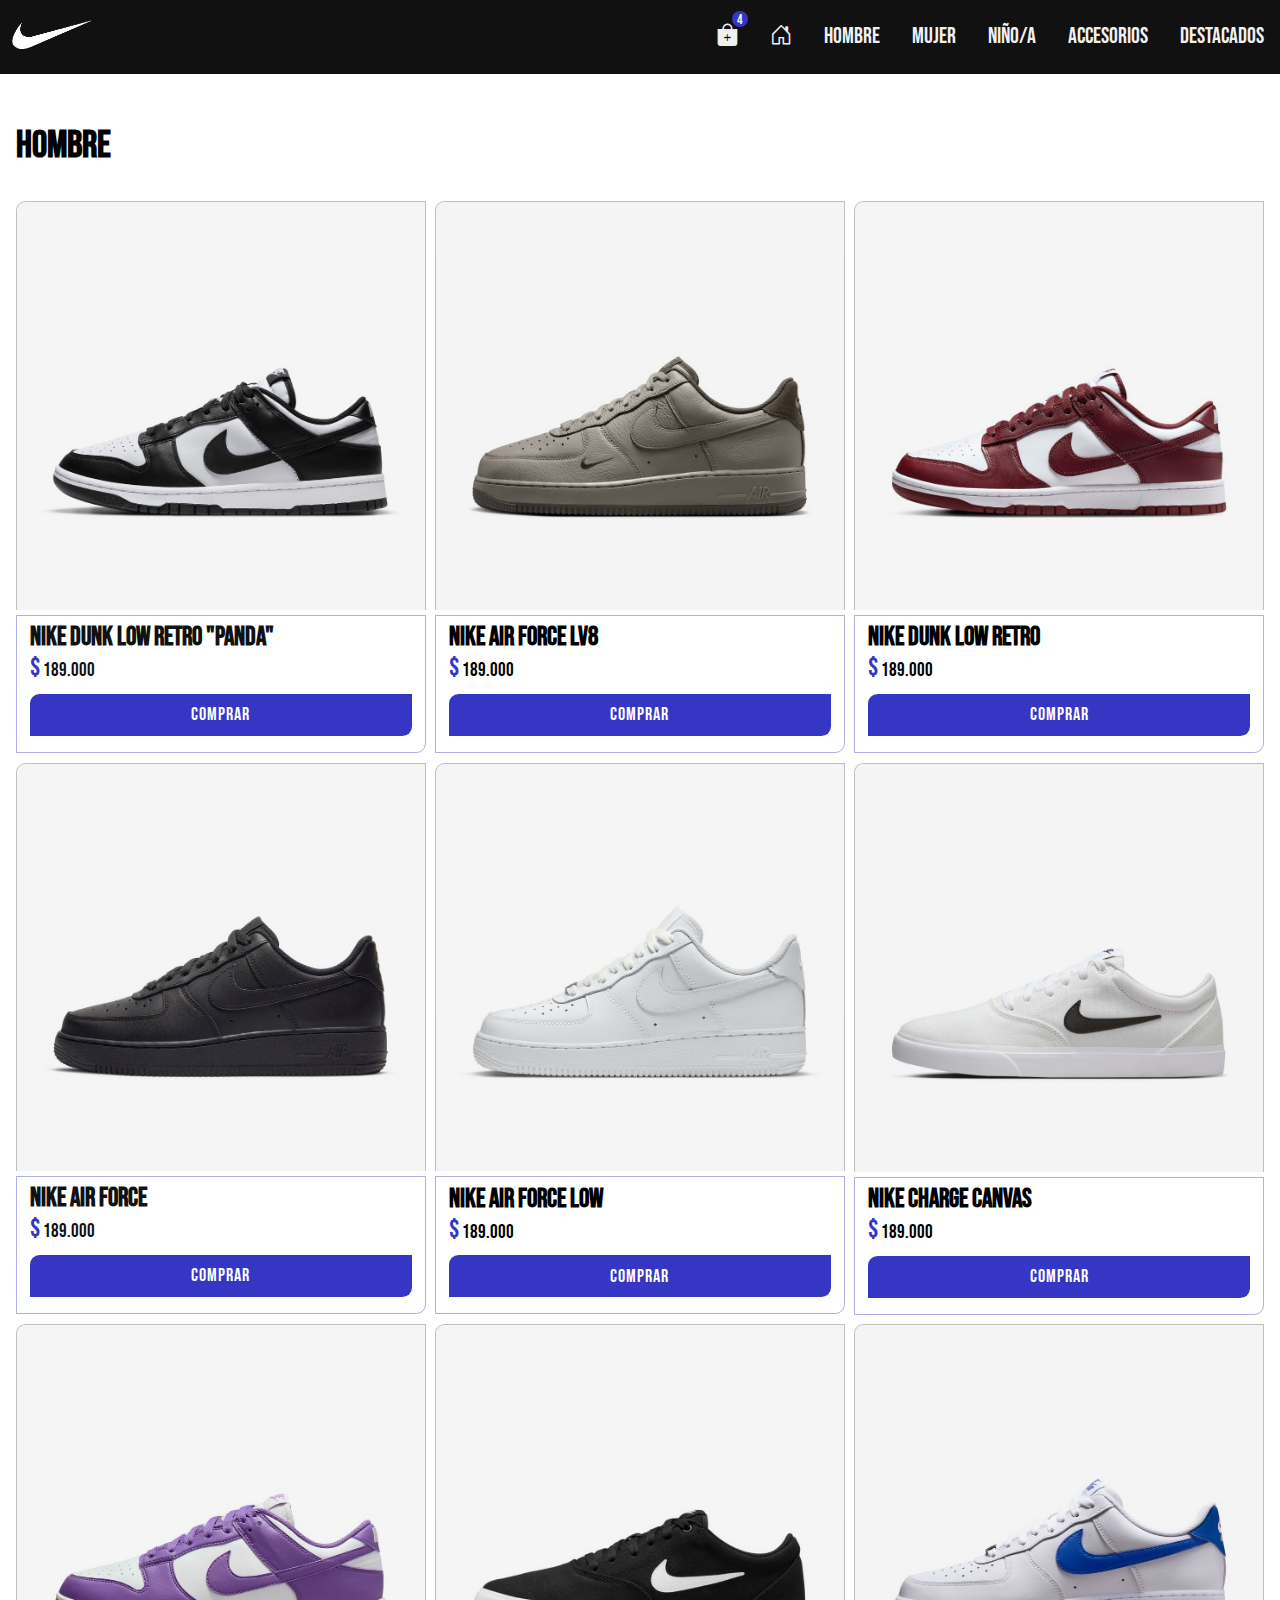
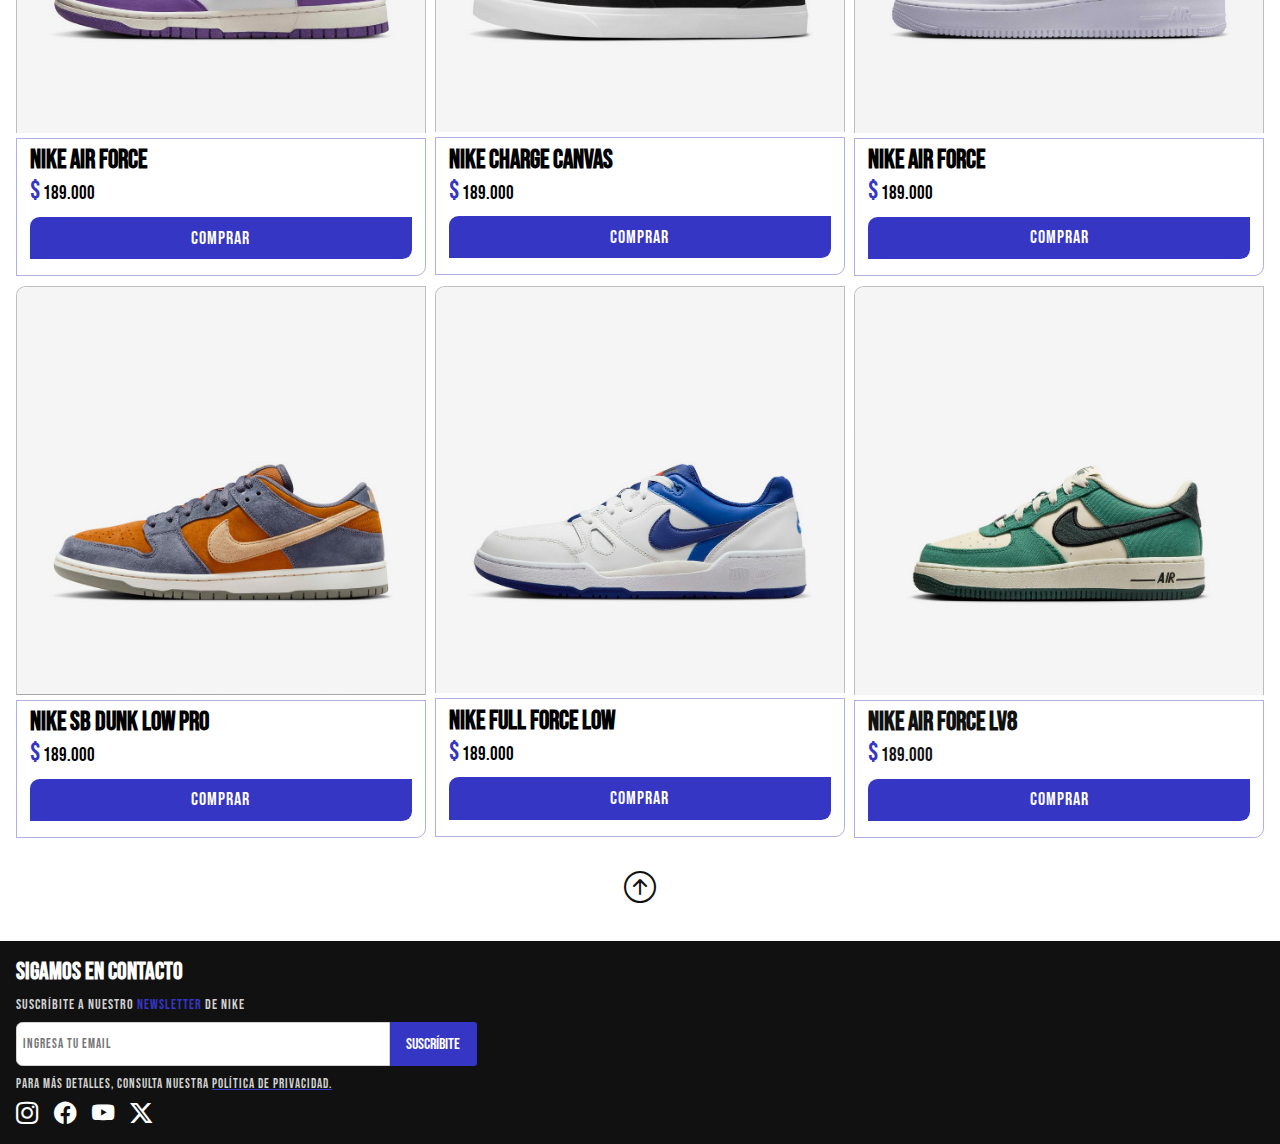
<file: pages/hombre.html>
<!DOCTYPE html>
<html lang="en">

<head>
    <meta charset="UTF-8">
    <meta name="viewport" content="width=device-width, initial-scale=1.0">
    <link rel="shortcut icon" href="../images/nike-favicon.png" type="image/x-icon">
    <link rel="stylesheet" href="../style.css">
    <title>Nike - Hombre</title>
</head>

<body>

    <header>
        <a href="../home/home.html">
            <img class="logo-page" src="../images/logo-page.png" alt="Logo Pagina">
        </a>
        <div class="box">
            <a class="cart-mobile" href="../pages/cart.html"><i class="bi bi-bag-plus-fill"></i>
                <div class="number-products">
                    <p>4</p>
                </div>
            </a>

            <nav>
                <ul>

                    <li><a href="../home/home.html"><i class="bi bi-house-door"></i></a></li>
                    <li><a href="../pages/hombre.html">Hombre</a></li>
                    <li><a href="../pages/mujer.html">Mujer</a></li>
                    <li><a href="../pages/niño-a.html">Niño/a</a></li>
                    <li><a href="../pages/accesorios.html">Accesorios</a></li>
                    <li><a href="../pages/destacados.html">Destacados</a></li>
                </ul>
            </nav>
        </div>

    </header>

    <main>
        <div class="conteiner-main">
            <div class="nav-mobile">
                <nav>
                    <ul>
                        <li><a href="../home/home.html"><i class="bi bi-house-door"></i></a></li>
                        <li><a href="../pages/hombre.html">Hombre</a></li>
                        <li><a href="../pages/mujer.html">Mujer</a></li>
                        <li><a href="../pages/niño-a.html">Niño/a</a></li>
                        <li><a href="../pages/accesorios.html">Accesorios</a></li>
                        <li><a href="../pages/destacados.html">Destacados</a></li>
                    </ul>
                </nav>
            </div>

            <div class="section-products">
                <h2 id="top">Hombre</h2>
                <div class="conteiner-cards">
                    <div class="card">
                        <a href="../pages/product-two.html">
                            <div class="box-img">
                                <img class="shoes shoe-2" src="../images/nike-dunk-low-retro-panda.png"
                                    alt="Nike Dunk Low Retro Panda">
                            </div>
                            <div class="flex-shoes">
                                <h3>Nike Dunk Low Retro "Panda"</h3>
                                <p><span>$</span> 189.000</p>
                                <a href="../pages/cart.html" class="btn">Comprar</a>
                            </div>
                        </a>
                    </div>
                    <div class="card">
                        <div class="box-img">
                            <img class="shoes shoe-2" src="../images/nike-air-force-lv8.png"
                                alt="Nike Dunk Low Retro Panda">
                        </div>
                        <div class="flex-shoes">
                            <h3>Nike Air Force LV8</h3>
                            <p><span>$</span> 189.000</p>
                            <a href="../pages/cart.html" class="btn">Comprar</a>
                        </div>
                    </div>
                    <div class="card">
                        <div class="box-img">
                            <img class="shoes shoe-2" src="../images/nike-dunk-low-retro.png"
                                alt="Nike Dunk Low Retro Panda">
                        </div>
                        <div class="flex-shoes">
                            <h3>Nike Dunk Low Retro</h3>
                            <p><span>$</span> 189.000</p>
                            <a href="../pages/cart.html" class="btn">Comprar</a>
                        </div>
                    </div>
                    <div class="card">
                        <a href="../pages/product.html">
                            <div class="box-img">
                                <img class="shoes" src="../images/nike-air-force.png" alt="Nike Air Force">
                            </div>
                            <div class="flex-shoes">
                                <h3>Nike Air Force</h3>
                                <p><span>$</span> 189.000</p>
                                <a href="../pages/cart.html" class="btn">Comprar</a>
                            </div>
                        </a>
                    </div>
                    <div class="card">
                        <div class="box-img">
                            <img class="shoes shoe-2" src="../images/air-force-low.png" alt="Nike Air Force Low">
                        </div>
                        <div class="flex-shoes">
                            <h3>Nike Air Force Low</h3>
                            <p><span>$</span> 189.000</p>
                            <a href="../pages/cart.html" class="btn">Comprar</a>
                        </div>
                    </div>
                    <div class="card">
                        <div class="box-img">
                            <img class="shoes shoe-2" src="../images/charge-canva.png" alt="Nike Change Canvas">
                        </div>
                        <div class="flex-shoes">
                            <h3>Nike Charge Canvas</h3>
                            <p><span>$</span> 189.000</p>
                            <a href="../pages/cart.html" class="btn">Comprar</a>
                        </div>
                    </div>
                    <div class="card">
                        <div class="box-img">
                            <img class="shoes shoe-2" src="../images/nike-dunk-low.png" alt="Nike Dunk Low">
                        </div>
                        <div class="flex-shoes">
                            <h3>Nike Air Force</h3>
                            <p><span>$</span> 189.000</p>
                            <a href="../pages/cart.html" class="btn">Comprar</a>
                        </div>
                    </div>
                    <div class="card">
                        <div class="box-img">
                            <img class="shoes shoe-2" src="../images/charge-canva-2.png"
                                alt="Nike Dunk Low Retro Panda">
                        </div>
                        <div class="flex-shoes">
                            <h3>Nike Charge Canvas</h3>
                            <p><span>$</span> 189.000</p>
                            <a href="../pages/cart.html" class="btn">Comprar</a>
                        </div>
                    </div>
                    <div class="card">
                        <div class="box-img">
                            <img class="shoes shoe-2" src="../images/nike-air-force-blue.png" alt="Nike Air Force">
                        </div>
                        <div class="flex-shoes">
                            <h3>Nike Air Force</h3>
                            <p><span>$</span> 189.000</p>
                            <a href="../pages/cart.html" class="btn">Comprar</a>
                        </div>
                    </div>
                    <div class="card">
                        <div class="box-img">
                            <img class="shoes shoe-2" src="../images/nike-sb-dunk-low-pro.png"
                                alt="Nike Dunk Low Retro Panda">
                        </div>
                        <div class="flex-shoes">
                            <h3>Nike Sb dunk low pro</h3>
                            <p><span>$</span> 189.000</p>
                            <a href="../pages/cart.html" class="btn">Comprar</a>
                        </div>
                    </div>
                    <div class="card">
                        <div class="box-img">
                            <img class="shoes shoe-2" src="../images/nike-full-force-low.png"
                                alt=" Nike Dunk Low Retro Panda">
                        </div>
                        <div class="flex-shoes">
                            <h3>Nike full force low</h3>
                            <p><span>$</span> 189.000</p>
                            <a href="../pages/cart.html" class="btn">Comprar</a>
                        </div>
                    </div>
                    <div class="card">
                        <a href="../pages/product-four.html">
                            <div class="box-img">
                                <img class="shoes shoe-2" src="../images/nike-air-force-green.png"
                                    alt=" Nike Air Force lv8">
                            </div>
                            <div class="flex-shoes">
                                <h3>Nike Air Force lv8</h3>
                                <p><span>$</span> 189.000</p>
                                <a href="../pages/cart.html" class="btn">Comprar</a>
                            </div>
                        </a>
                    </div>
                </div>
            </div>

            <div class="box-arrow">
                <a href="#top">
                    <i class="bi bi-arrow-up-circle"></i>
                </a>
            </div>

        </div>
    </main>

    <!-- Footer Nuevo -->

    <footer>
        <h2>Sigamos en contacto</h2>
        <p>Suscríbite a nuestro <span class="span">newsletter</span> de NIKE</p>
        <div class="box-redes">
            <input placeholder="Ingresa tu email" type="email">
            <a href="" class="btn-footer">Suscríbite</a>
        </div>
        <p style="font-size: .8rem;">Para más detalles, consulta nuestra <a class="a-p"
                href="../pages/politica-de-privacidad.html">Política de
                privacidad.</a></p>

        <div class="box-redes">
            <i class="bi bi-instagram"></i>
            <i class="bi bi-facebook"></i>
            <i class="bi bi-youtube"></i>
            <i class="bi bi-twitter-x"></i>
        </div>
    </footer>

    <!-- Seccion footer -->

    <!-- <footer>
        <div class="box">
            <i class="bi bi-instagram"></i>
            <i class="bi bi-facebook"></i>
        </div>
        <p>© 2025 Nike S.R.L. Todos los derechos reservados.</p>
        <div class="box">
            <i class="bi bi-youtube"></i>
            <i class="bi bi-twitter-x"></i>
        </div>
    </footer> -->

</body>

</html>
</file>
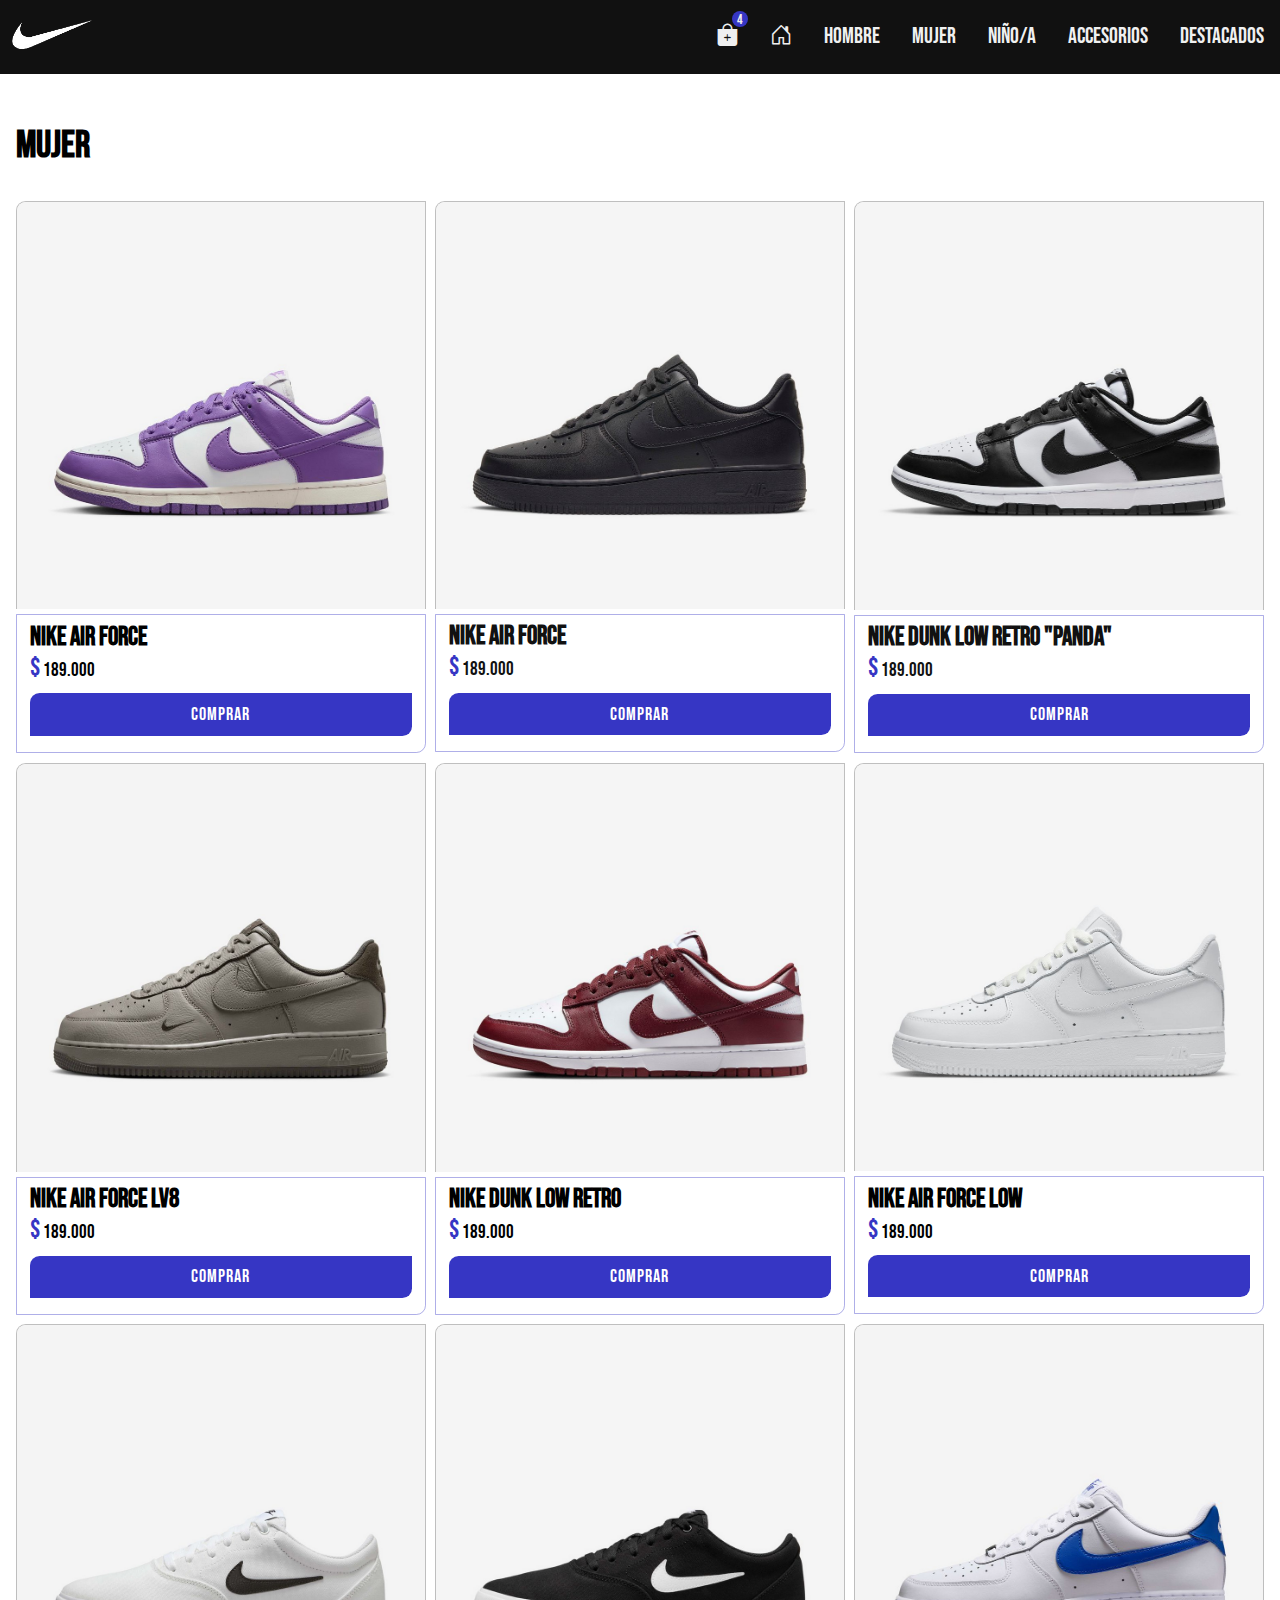
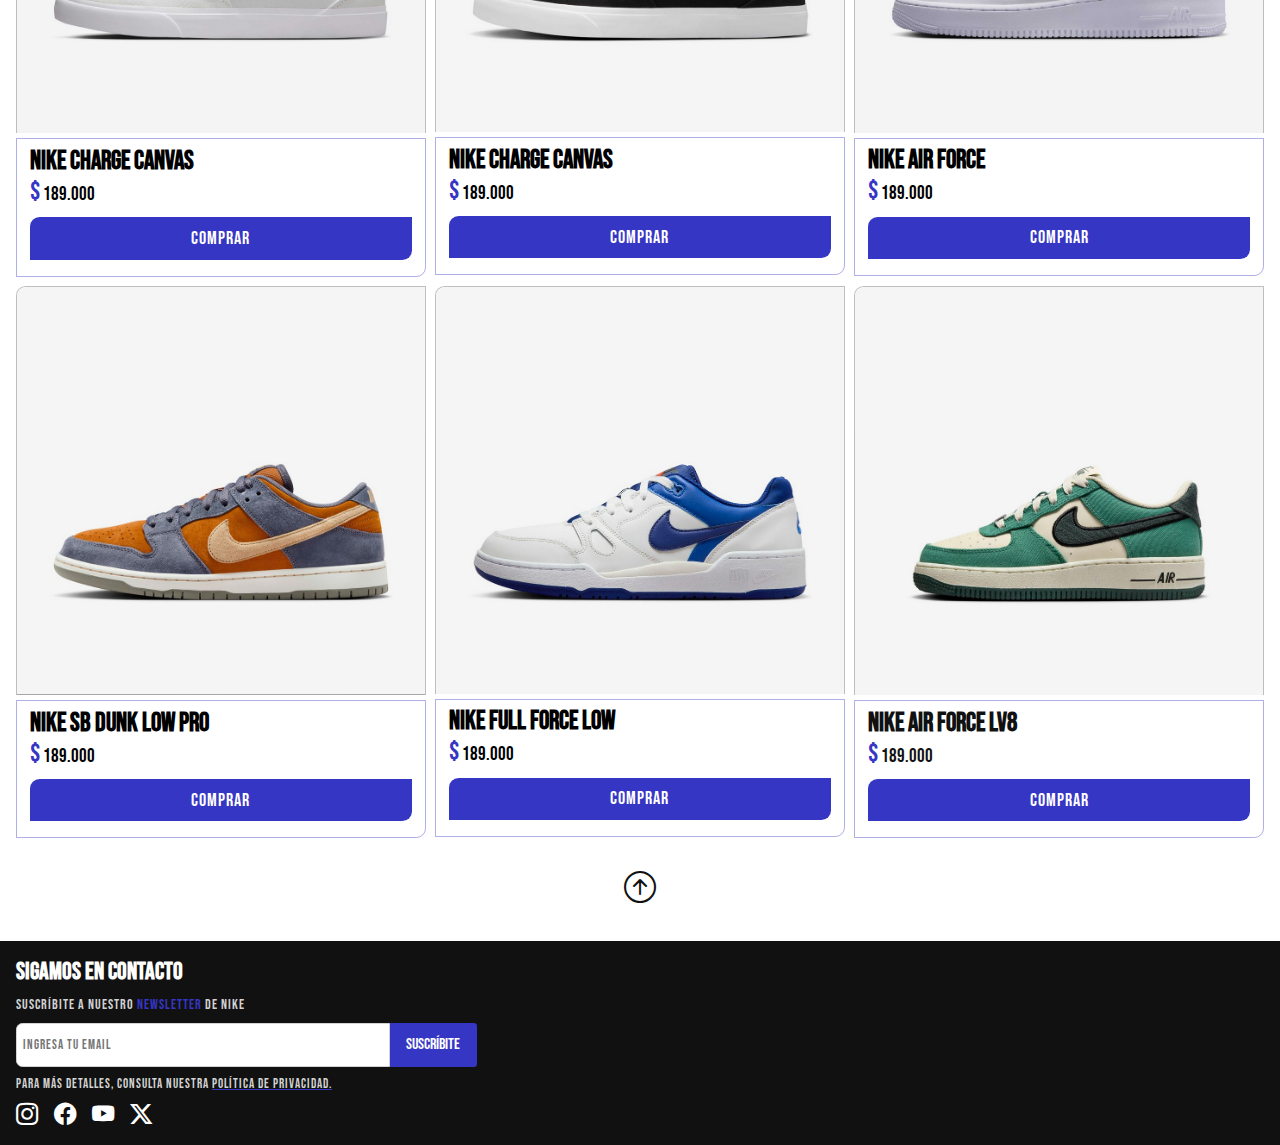
<file: pages/mujer.html>
<!DOCTYPE html>
<html lang="en">

<head>
    <meta charset="UTF-8">
    <meta name="viewport" content="width=device-width, initial-scale=1.0">
    <link rel="shortcut icon" href="../images/nike-favicon.png" type="image/x-icon">
    <link rel="stylesheet" href="../style.css">
    <title>Nike - Mujer</title>
</head>

<body>

    <header>
        <a href="../home/home.html">
            <img class="logo-page" src="../images/logo-page.png" alt="Logo Pagina">
        </a>
        <div class="box">
            <a class="cart-mobile" href="../pages/cart.html"><i class="bi bi-bag-plus-fill"></i>
                <div class="number-products">
                    <p>4</p>
                </div>
            </a>

            <nav>
                <ul>

                    <li><a href="../home/home.html"><i class="bi bi-house-door"></i></a></li>
                    <li><a href="../pages/hombre.html">Hombre</a></li>
                    <li><a href="../pages/mujer.html">Mujer</a></li>
                    <li><a href="../pages/niño-a.html">Niño/a</a></li>
                    <li><a href="../pages/accesorios.html">Accesorios</a></li>
                    <li><a href="../pages/destacados.html">Destacados</a></li>
                </ul>
            </nav>
        </div>

    </header>

    <main>
        <div class="conteiner-main">
            <div class="nav-mobile">
                <nav>
                    <ul>
                        <li><a href="../home/home.html"><i class="bi bi-house-door"></i></a></li>
                        <li><a href="../pages/hombre.html">Hombre</a></li>
                        <li><a href="../pages/mujer.html">Mujer</a></li>
                        <li><a href="../pages/niño-a.html">Niño/a</a></li>
                        <li><a href="../pages/accesorios.html">Accesorios</a></li>
                        <li><a href="../pages/destacados.html">Destacados</a></li>
                    </ul>
                </nav>
            </div>

            <div class="section-products">
                <h2 id="top">Mujer</h2>
                <div class="conteiner-cards">
                    <div class="card">
                        <div class="box-img">
                            <img class="shoes shoe-2" src="../images/nike-dunk-low.png" alt="Nike Dunk Low">
                        </div>
                        <div class="flex-shoes">
                            <h3>Nike Air Force</h3>
                            <p><span>$</span> 189.000</p>
                            <a href="../pages/cart.html" class="btn">Comprar</a>
                        </div>
                    </div>
                    <div class="card">
                        <a href="../pages/product.html">
                            <div class="box-img">
                                <img class="shoes" src="../images/nike-air-force.png" alt="Nike Air Force">
                            </div>
                            <div class="flex-shoes">
                                <h3>Nike Air Force</h3>
                                <p><span>$</span> 189.000</p>
                                <a href="../pages/cart.html" class="btn">Comprar</a>
                            </div>
                        </a>
                    </div>
                    <div class="card">
                        <a href="../pages/product-two.html">
                            <div class="box-img">
                                <img class="shoes shoe-2" src="../images/nike-dunk-low-retro-panda.png"
                                    alt="Nike Dunk Low Retro Panda">
                            </div>
                            <div class="flex-shoes">
                                <h3>Nike Dunk Low Retro "Panda"</h3>
                                <p><span>$</span> 189.000</p>
                                <a href="../pages/cart.html" class="btn">Comprar</a>
                            </div>
                        </a>
                    </div>
                    <div class="card">
                        <div class="box-img">
                            <img class="shoes shoe-2" src="../images/nike-air-force-lv8.png"
                                alt="Nike Dunk Low Retro Panda">
                        </div>
                        <div class="flex-shoes">
                            <h3>Nike Air Force LV8</h3>
                            <p><span>$</span> 189.000</p>
                            <a href="../pages/cart.html" class="btn">Comprar</a>
                        </div>
                    </div>
                    <div class="card">
                        <div class="box-img">
                            <img class="shoes shoe-2" src="../images/nike-dunk-low-retro.png"
                                alt="Nike Dunk Low Retro Panda">
                        </div>
                        <div class="flex-shoes">
                            <h3>Nike Dunk Low Retro</h3>
                            <p><span>$</span> 189.000</p>
                            <a href="../pages/cart.html" class="btn">Comprar</a>
                        </div>
                    </div>
                    <div class="card">
                        <div class="box-img">
                            <img class="shoes shoe-2" src="../images/air-force-low.png" alt="Nike Air Force Low">
                        </div>
                        <div class="flex-shoes">
                            <h3>Nike Air Force Low</h3>
                            <p><span>$</span> 189.000</p>
                            <a href="../pages/cart.html" class="btn">Comprar</a>
                        </div>
                    </div>
                    <div class="card">
                        <div class="box-img">
                            <img class="shoes shoe-2" src="../images/charge-canva.png" alt="Nike Change Canvas">
                        </div>
                        <div class="flex-shoes">
                            <h3>Nike Charge Canvas</h3>
                            <p><span>$</span> 189.000</p>
                            <a href="../pages/cart.html" class="btn">Comprar</a>
                        </div>
                    </div>
                    <div class="card">
                        <div class="box-img">
                            <img class="shoes shoe-2" src="../images/charge-canva-2.png"
                                alt="Nike Dunk Low Retro Panda">
                        </div>
                        <div class="flex-shoes">
                            <h3>Nike Charge Canvas</h3>
                            <p><span>$</span> 189.000</p>
                            <a href="../pages/cart.html" class="btn">Comprar</a>
                        </div>
                    </div>
                    <div class="card">
                        <div class="box-img">
                            <img class="shoes shoe-2" src="../images/nike-air-force-blue.png" alt="Nike Air Force">
                        </div>
                        <div class="flex-shoes">
                            <h3>Nike Air Force</h3>
                            <p><span>$</span> 189.000</p>
                            <a href="../pages/cart.html" class="btn">Comprar</a>
                        </div>
                    </div>
                    <div class="card">
                        <div class="box-img">
                            <img class="shoes shoe-2" src="../images/nike-sb-dunk-low-pro.png"
                                alt="Nike Dunk Low Retro Panda">
                        </div>
                        <div class="flex-shoes">
                            <h3>Nike Sb dunk low pro</h3>
                            <p><span>$</span> 189.000</p>
                            <a href="../pages/cart.html" class="btn">Comprar</a>
                        </div>
                    </div>
                    <div class="card">
                        <div class="box-img">
                            <img class="shoes shoe-2" src="../images/nike-full-force-low.png"
                                alt=" Nike Dunk Low Retro Panda">
                        </div>
                        <div class="flex-shoes">
                            <h3>Nike full force low</h3>
                            <p><span>$</span> 189.000</p>
                            <a href="../pages/cart.html" class="btn">Comprar</a>
                        </div>
                    </div>
                    <div class="card">
                        <a href="../pages/product-four.html">
                            <div class="box-img">
                                <img class="shoes shoe-2" src="../images/nike-air-force-green.png"
                                    alt=" Nike Air Force lv8">
                            </div>
                            <div class="flex-shoes">
                                <h3>Nike Air Force lv8</h3>
                                <p><span>$</span> 189.000</p>
                                <a href="../pages/cart.html" class="btn">Comprar</a>
                            </div>
                        </a>
                    </div>
                </div>
            </div>

            <div class="box-arrow">
                <a href="#top">
                    <i class="bi bi-arrow-up-circle"></i>
                </a>
            </div>
        </div>
    </main>

    <!-- Footer Nuevo -->

    <footer>
        <h2>Sigamos en contacto</h2>
        <p>Suscríbite a nuestro <span class="span">newsletter</span> de NIKE</p>
        <div class="box-redes">
            <input placeholder="Ingresa tu email" type="email">
            <a href="" class="btn-footer">Suscríbite</a>
        </div>
        <p style="font-size: .8rem;">Para más detalles, consulta nuestra <a class="a-p"
                href="../pages/politica-de-privacidad.html">Política de
                privacidad.</a></p>

        <div class="box-redes">
            <i class="bi bi-instagram"></i>
            <i class="bi bi-facebook"></i>
            <i class="bi bi-youtube"></i>
            <i class="bi bi-twitter-x"></i>
        </div>
    </footer>

    <!-- Seccion footer -->

    <!-- <footer>
        <div class="box">
            <i class="bi bi-instagram"></i>
            <i class="bi bi-facebook"></i>
        </div>
        <p>© 2025 Nike S.R.L. Todos los derechos reservados.</p>
        <div class="box">
            <i class="bi bi-youtube"></i>
            <i class="bi bi-twitter-x"></i>
        </div>
    </footer> -->

</body>

</html>
</file>
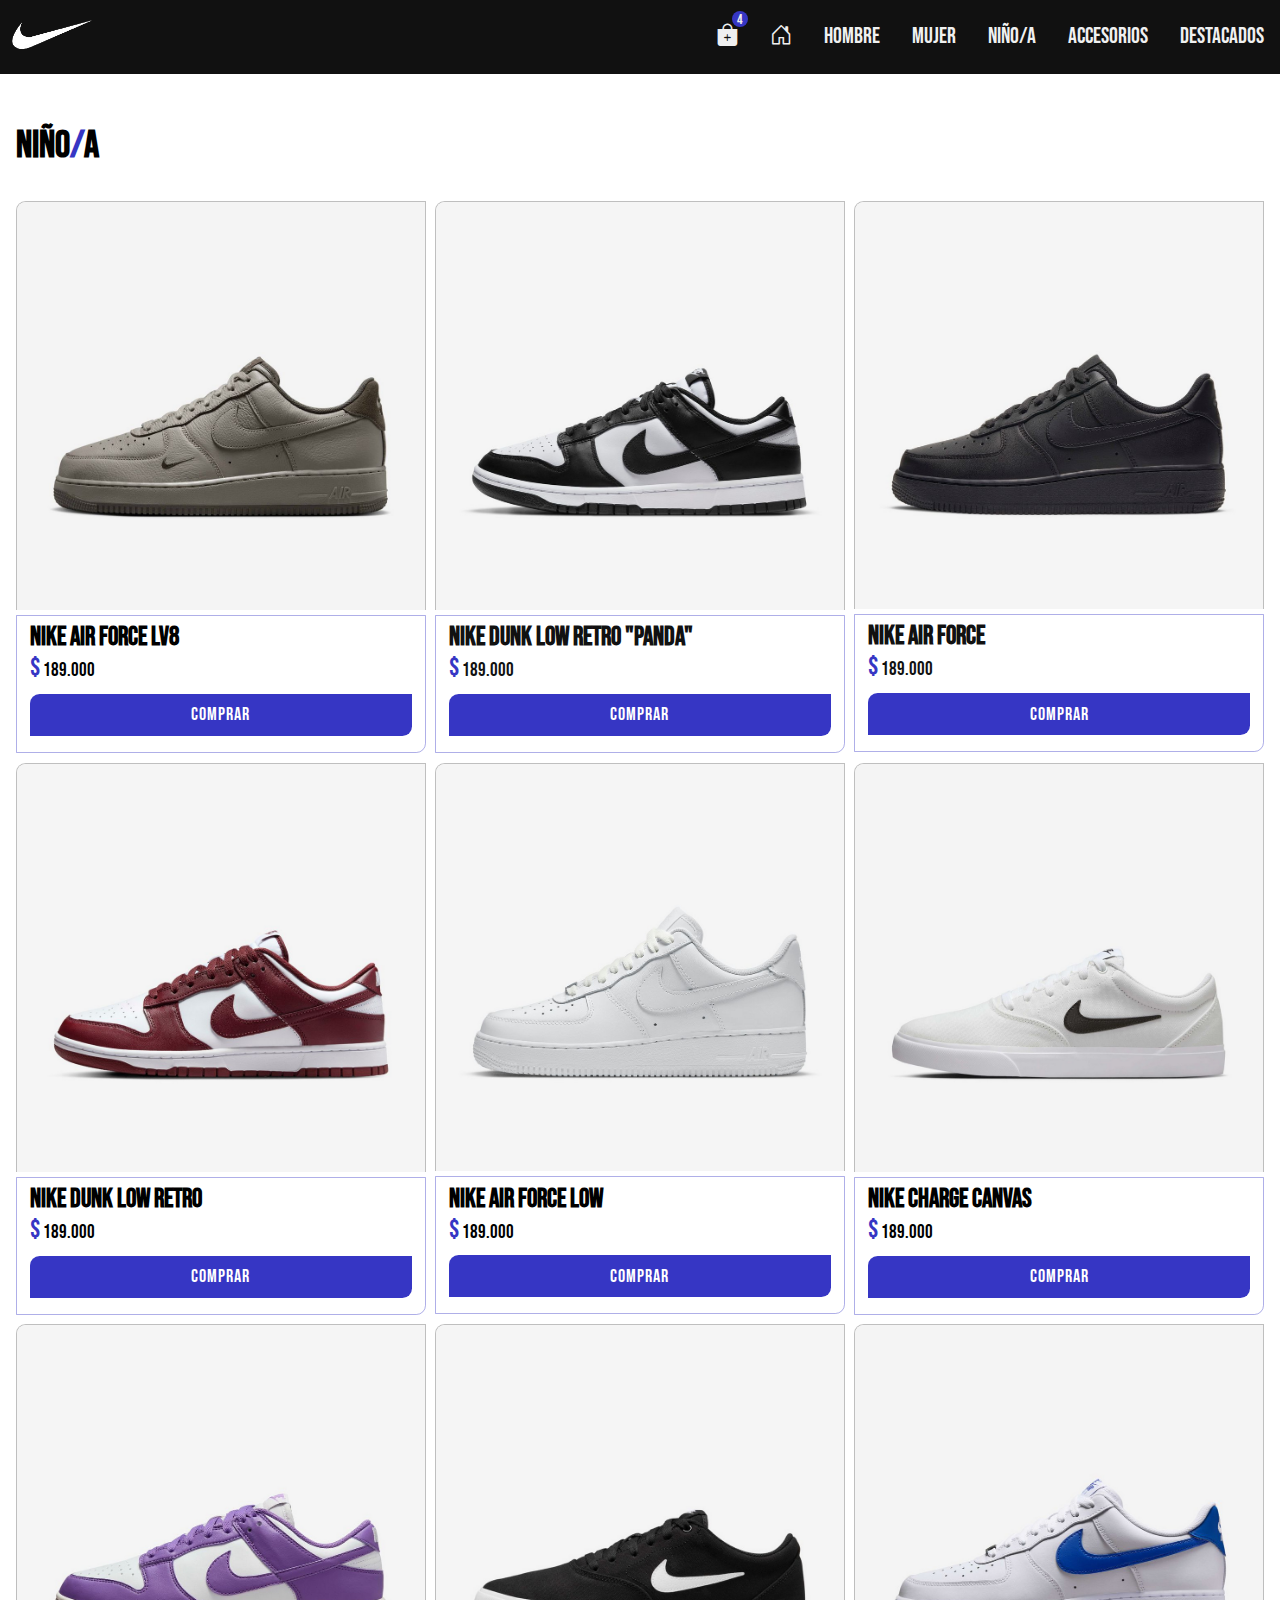
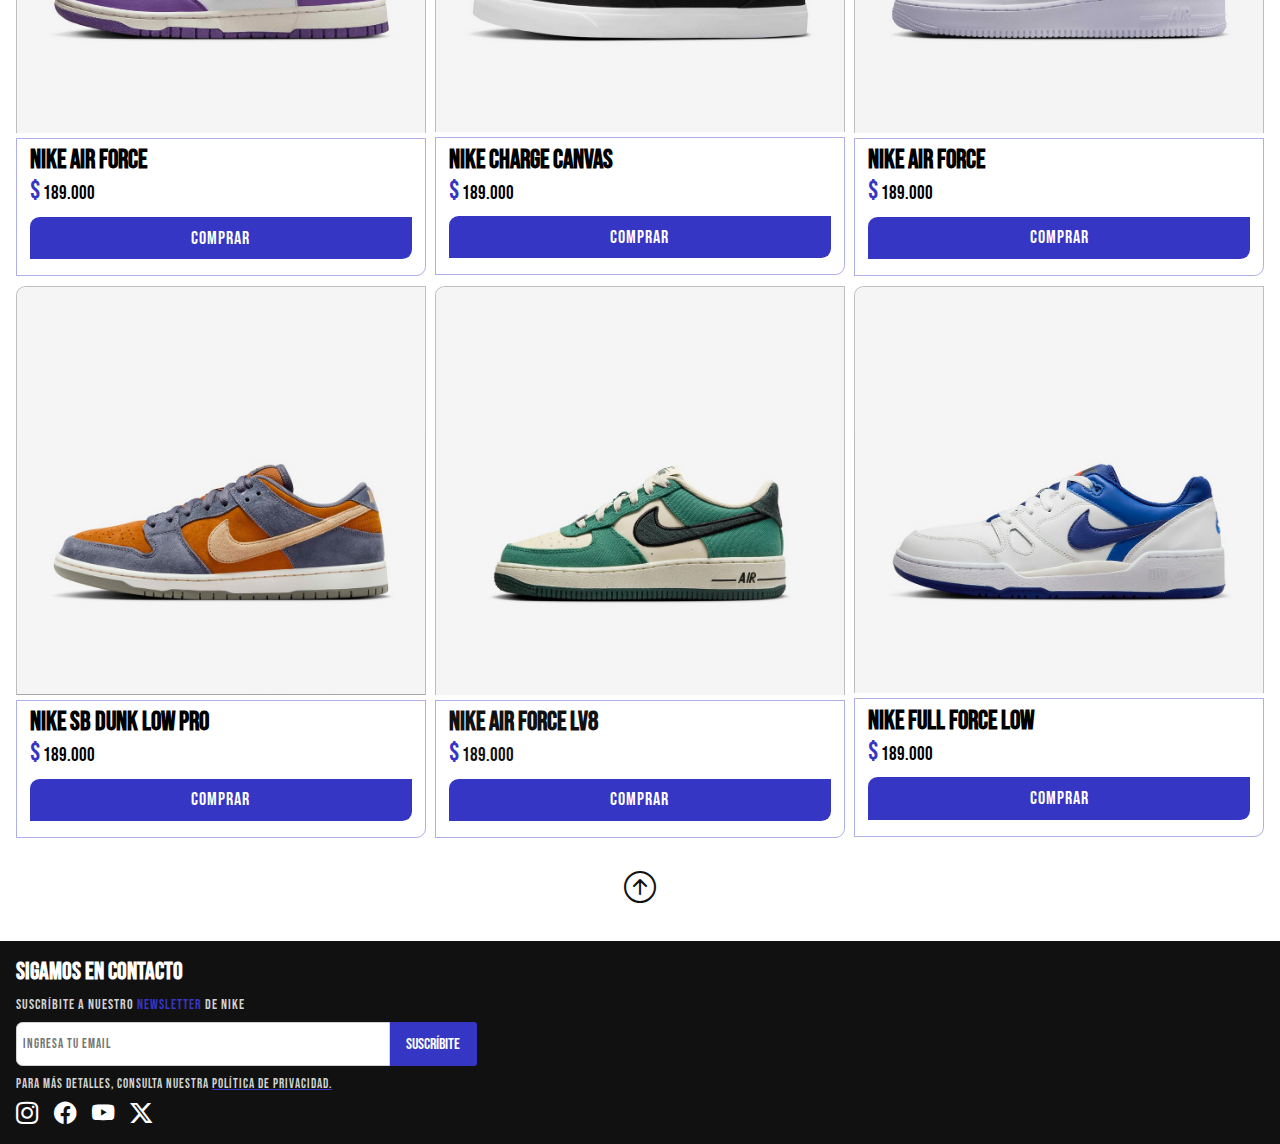
<file: pages/niño-a.html>
<!DOCTYPE html>
<html lang="en">

<head>
    <meta charset="UTF-8">
    <meta name="viewport" content="width=device-width, initial-scale=1.0">
    <link rel="shortcut icon" href="../images/nike-favicon.png" type="image/x-icon">
    <link rel="stylesheet" href="../style.css">
    <title>Nike - Niño/a</title>
</head>

<body>

    <header>
        <a href="../home/home.html">
            <img class="logo-page" src="../images/logo-page.png" alt="Logo Pagina">
        </a>
        <div class="box">
            <a class="cart-mobile" href="../pages/cart.html"><i class="bi bi-bag-plus-fill"></i>
                <div class="number-products">
                    <p>4</p>
                </div>
            </a>

            <nav>
                <ul>

                    <li><a href="../home/home.html"><i class="bi bi-house-door"></i></a></li>
                    <li><a href="../pages/hombre.html">Hombre</a></li>
                    <li><a href="../pages/mujer.html">Mujer</a></li>
                    <li><a href="../pages/niño-a.html">Niño/a</a></li>
                    <li><a href="../pages/accesorios.html">Accesorios</a></li>
                    <li><a href="../pages/destacados.html">Destacados</a></li>
                </ul>
            </nav>
        </div>

    </header>

    <main>
        <div class="conteiner-main">
            <div class="nav-mobile">
                <nav>
                    <ul>
                        <li><a href="../home/home.html"><i class="bi bi-house-door"></i></a></li>
                        <li><a href="../pages/hombre.html">Hombre</a></li>
                        <li><a href="../pages/mujer.html">Mujer</a></li>
                        <li><a href="../pages/niño-a.html">Niño/a</a></li>
                        <li><a href="../pages/accesorios.html">Accesorios</a></li>
                        <li><a href="../pages/destacados.html">Destacados</a></li>
                    </ul>
                </nav>
            </div>

            <div class="section-products">
                <h2 id="top">Niño<span style="font-size: 2.4rem;">/</span>a</h2>
                <div class="conteiner-cards">
                    <div class="card">
                        <div class="box-img">
                            <img class="shoes shoe-2" src="../images/nike-air-force-lv8.png"
                                alt="Nike Dunk Low Retro Panda">
                        </div>
                        <div class="flex-shoes">
                            <h3>Nike Air Force LV8</h3>
                            <p><span>$</span> 189.000</p>
                            <a href="../pages/cart.html" class="btn">Comprar</a>
                        </div>
                    </div>
                    <div class="card">
                        <a href="../pages/product-two.html">
                            <div class="box-img">
                                <img class="shoes shoe-2" src="../images/nike-dunk-low-retro-panda.png"
                                    alt="Nike Dunk Low Retro Panda">
                            </div>
                            <div class="flex-shoes">
                                <h3>Nike Dunk Low Retro "Panda"</h3>
                                <p><span>$</span> 189.000</p>
                                <a href="../pages/cart.html" class="btn">Comprar</a>
                            </div>
                        </a>
                    </div>
                    <div class="card">
                        <a href="../pages/product.html">
                            <div class="box-img">
                                <img class="shoes" src="../images/nike-air-force.png" alt="Nike Air Force">
                            </div>
                            <div class="flex-shoes">
                                <h3>Nike Air Force</h3>
                                <p><span>$</span> 189.000</p>
                                <a href="../pages/cart.html" class="btn">Comprar</a>
                            </div>
                        </a>
                    </div>
                    <div class="card">
                        <div class="box-img">
                            <img class="shoes shoe-2" src="../images/nike-dunk-low-retro.png"
                                alt="Nike Dunk Low Retro Panda">
                        </div>
                        <div class="flex-shoes">
                            <h3>Nike Dunk Low Retro</h3>
                            <p><span>$</span> 189.000</p>
                            <a href="../pages/cart.html" class="btn">Comprar</a>
                        </div>
                    </div>
                    <div class="card">
                        <div class="box-img">
                            <img class="shoes shoe-2" src="../images/air-force-low.png" alt="Nike Air Force Low">
                        </div>
                        <div class="flex-shoes">
                            <h3>Nike Air Force Low</h3>
                            <p><span>$</span> 189.000</p>
                            <a href="../pages/cart.html" class="btn">Comprar</a>
                        </div>
                    </div>
                    <div class="card">
                        <div class="box-img">
                            <img class="shoes shoe-2" src="../images/charge-canva.png" alt="Nike Change Canvas">
                        </div>
                        <div class="flex-shoes">
                            <h3>Nike Charge Canvas</h3>
                            <p><span>$</span> 189.000</p>
                            <a href="../pages/cart.html" class="btn">Comprar</a>
                        </div>
                    </div>
                    <div class="card">
                        <div class="box-img">
                            <img class="shoes shoe-2" src="../images/nike-dunk-low.png" alt="Nike Dunk Low">
                        </div>
                        <div class="flex-shoes">
                            <h3>Nike Air Force</h3>
                            <p><span>$</span> 189.000</p>
                            <a href="../pages/cart.html" class="btn">Comprar</a>
                        </div>
                    </div>
                    <div class="card">
                        <div class="box-img">
                            <img class="shoes shoe-2" src="../images/charge-canva-2.png"
                                alt="Nike Dunk Low Retro Panda">
                        </div>
                        <div class="flex-shoes">
                            <h3>Nike Charge Canvas</h3>
                            <p><span>$</span> 189.000</p>
                            <a href="../pages/cart.html" class="btn">Comprar</a>
                        </div>
                    </div>
                    <div class="card">
                        <div class="box-img">
                            <img class="shoes shoe-2" src="../images/nike-air-force-blue.png" alt="Nike Air Force">
                        </div>
                        <div class="flex-shoes">
                            <h3>Nike Air Force</h3>
                            <p><span>$</span> 189.000</p>
                            <a href="../pages/cart.html" class="btn">Comprar</a>
                        </div>
                    </div>
                    <div class="card">
                        <div class="box-img">
                            <img class="shoes shoe-2" src="../images/nike-sb-dunk-low-pro.png"
                                alt="Nike Dunk Low Retro Panda">
                        </div>
                        <div class="flex-shoes">
                            <h3>Nike Sb dunk low pro</h3>
                            <p><span>$</span> 189.000</p>
                            <a href="../pages/cart.html" class="btn">Comprar</a>
                        </div>
                    </div>
                    <div class="card">
                        <a href="../pages/product-four.html">
                            <div class="box-img">
                                <img class="shoes shoe-2" src="../images/nike-air-force-green.png"
                                    alt=" Nike Air Force lv8">
                            </div>
                            <div class="flex-shoes">
                                <h3>Nike Air Force lv8</h3>
                                <p><span>$</span> 189.000</p>
                                <a href="../pages/cart.html" class="btn">Comprar</a>
                            </div>
                        </a>
                    </div>
                    <div class="card">
                        <div class="box-img">
                            <img class="shoes shoe-2" src="../images/nike-full-force-low.png"
                                alt=" Nike Dunk Low Retro Panda">
                        </div>
                        <div class="flex-shoes">
                            <h3>Nike full force low</h3>
                            <p><span>$</span> 189.000</p>
                            <a href="../pages/cart.html" class="btn">Comprar</a>
                        </div>
                    </div>
                </div>
            </div>
            <div class="box-arrow">
                <a href="#top">
                    <i class="bi bi-arrow-up-circle"></i>
                </a>
            </div>

        </div>
    </main>

    <!-- Footer Nuevo -->

    <footer>
        <h2>Sigamos en contacto</h2>
        <p>Suscríbite a nuestro <span class="span">newsletter</span> de NIKE</p>
        <div class="box-redes">
            <input placeholder="Ingresa tu email" type="email">
            <a href="" class="btn-footer">Suscríbite</a>
        </div>
        <p style="font-size: .8rem;">Para más detalles, consulta nuestra <a class="a-p"
                href="../pages/politica-de-privacidad.html">Política de
                privacidad.</a></p>

        <div class="box-redes">
            <i class="bi bi-instagram"></i>
            <i class="bi bi-facebook"></i>
            <i class="bi bi-youtube"></i>
            <i class="bi bi-twitter-x"></i>
        </div>
    </footer>

    <!-- Seccion footer -->

    <!-- <footer>
        <div class="box">
            <i class="bi bi-instagram"></i>
            <i class="bi bi-facebook"></i>
        </div>
        <p>© 2025 Nike S.R.L. Todos los derechos reservados.</p>
        <div class="box">
            <i class="bi bi-youtube"></i>
            <i class="bi bi-twitter-x"></i>
        </div>
    </footer> -->

</body>

</html>
</file>
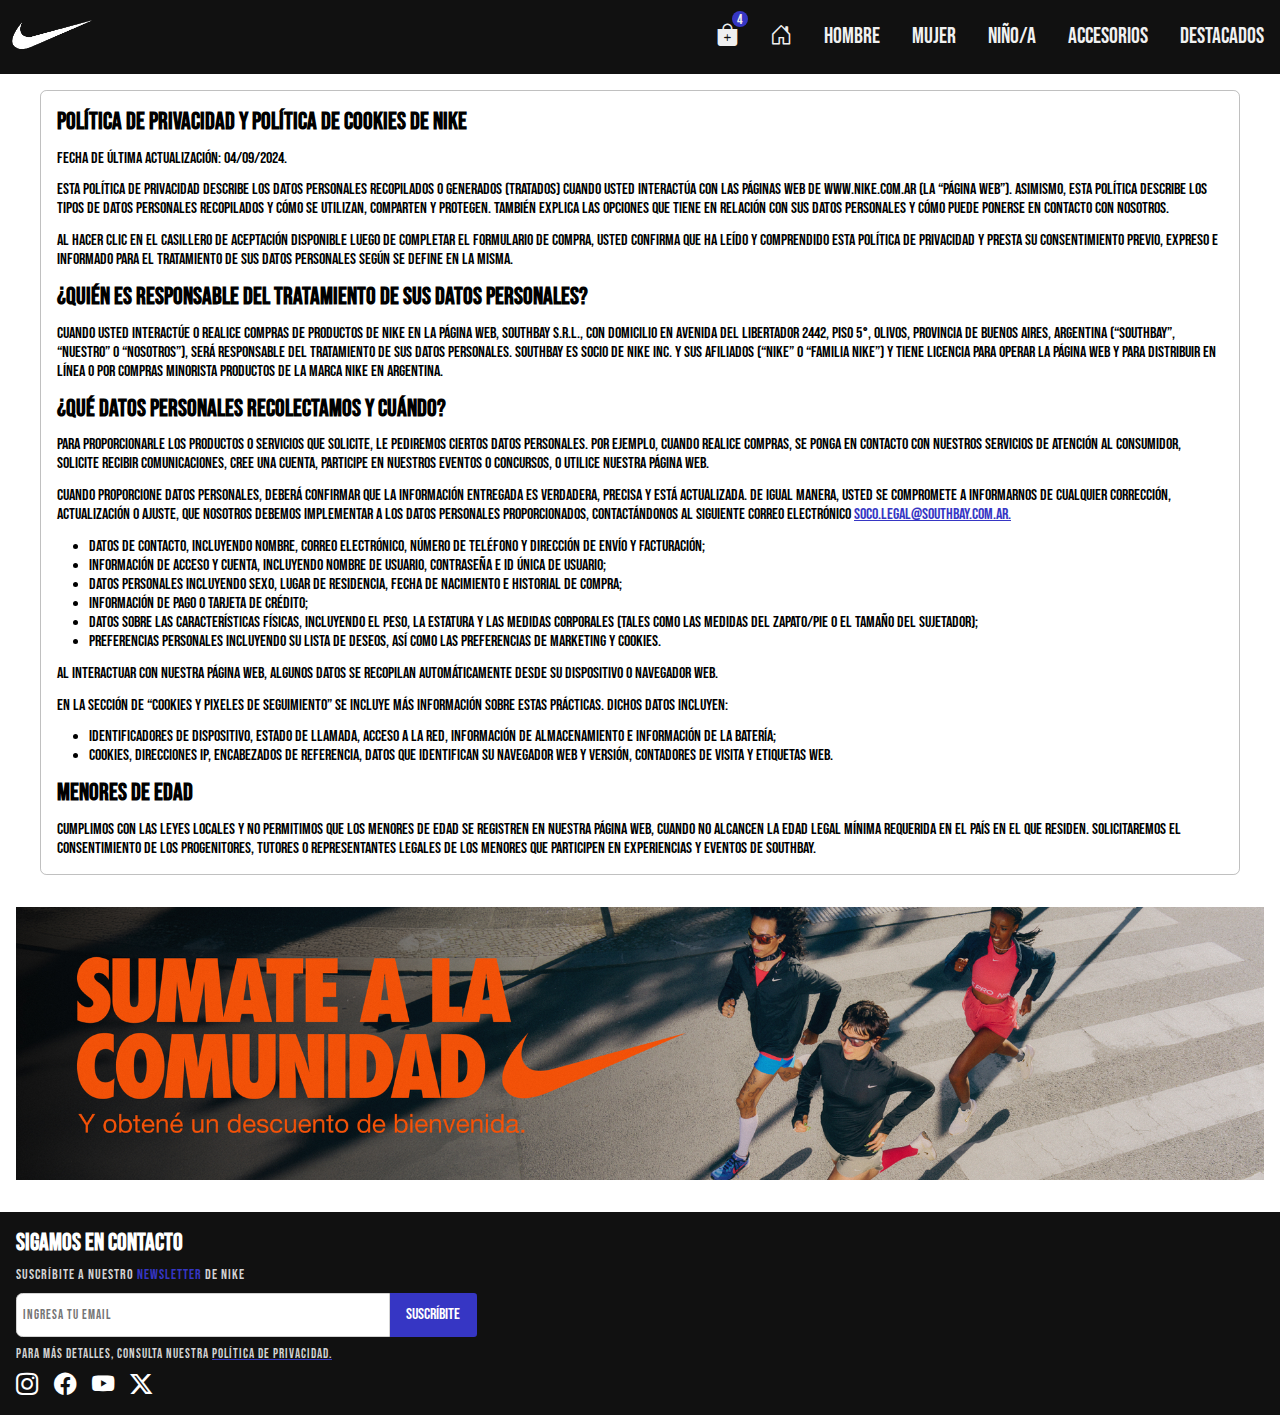
<file: pages/politica-de-privacidad.html>
<!DOCTYPE html>
<html lang="en">

<head>
    <meta charset="UTF-8">
    <link rel="stylesheet" href="../style.css">
    <link rel="shortcut icon" href="../images/nike-favicon.png" type="image/x-icon">
    <meta name="viewport" content="width=device-width, initial-scale=1.0">
    <title>Nike - Politica de Privacidad</title>
</head>

<body>

    <header>
        <a href="../home/home.html">
            <img class="logo-page" src="../images/logo-page.png" alt="Logo Pagina">
        </a>
        <div class="box">
            <a class="cart-mobile" href="../pages/cart.html"><i class="bi bi-bag-plus-fill"></i>
                <div class="number-products">
                    <p>4</p>
                </div>
            </a>
            <nav>
                <ul>
                    <li><a href="../home/home.html"><i class="bi bi-house-door"></i></a></li>
                    <li><a href="../pages/hombre.html">Hombre</a></li>
                    <li><a href="../pages/mujer.html">Mujer</a></li>
                    <li><a href="../pages/niño-a.html">Niño/a</a></li>
                    <li><a href="../pages/accesorios.html">Accesorios</a></li>
                    <li><a href="../pages/destacados.html">Destacados</a></li>
                </ul>
            </nav>
        </div>
    </header>

    <main>
        <div class="conteiner-main">
            <div class="nav-mobile">
                <nav>
                    <ul>
                        <li><a href="../home/home.html"><i class="bi bi-house-door"></i></a></li>
                        <li><a href="../pages/hombre.html">Hombre</a></li>
                        <li><a href="../pages/mujer.html">Mujer</a></li>
                        <li><a href="../pages/niño-a.html">Niño/a</a></li>
                        <li><a href="../pages/accesorios.html">Accesorios</a></li>
                        <li><a href="../pages/destacados.html">Destacados</a></li>
                    </ul>
                </nav>
            </div>

            <div class="conteiner-p">
                <div class="conteiner-politica">
                    <h2>Política de Privacidad y Política de Cookies de Nike</h2>
                    <p>Fecha de última actualización: 04/09/2024.</p>
                    <p>Esta política de privacidad describe los datos personales recopilados o generados (tratados)
                        cuando
                        usted interactúa con las páginas web de WWW.NIKE.COM.AR (la “Página Web”). Asimismo, esta
                        política
                        describe los tipos de datos personales recopilados y cómo se utilizan, comparten y protegen.
                        También
                        explica las opciones que tiene en relación con sus datos personales y cómo puede ponerse en
                        contacto
                        con nosotros.</p>
                    <p>Al hacer clic en el casillero de aceptación disponible luego de completar el formulario de
                        compra, usted confirma que ha leído y comprendido esta política de privacidad y presta su
                        consentimiento previo, expreso e informado para el tratamiento de sus datos personales según se
                        define en la misma.</p>
                    <h2>¿QUIÉN es Responsable del Tratamiento de sus Datos Personales?</h2>
                    <p>Cuando usted interactúe o realice compras de productos de Nike en la Página Web, Southbay S.R.L.,
                        con domicilio en Avenida del Libertador 2442, Piso 5°, Olivos, Provincia de Buenos Aires,
                        Argentina (“Southbay”, “nuestro” o “nosotros”), será responsable del tratamiento de sus datos
                        personales. Southbay es socio de Nike Inc. y sus afiliados (“Nike” o “Familia Nike”) y tiene
                        licencia para operar la Página Web y para distribuir en línea o por compras minorista productos
                        de la marca Nike en Argentina.</p>
                    <h2>¿QUÉ Datos Personales Recolectamos y CUÁNDO?</h2>
                    <p>Para proporcionarle los productos o servicios que solicite, le pediremos ciertos datos
                        personales. Por ejemplo, cuando realice compras, se ponga en contacto con nuestros servicios de
                        atención al consumidor, solicite recibir comunicaciones, cree una cuenta, participe en nuestros
                        eventos o concursos, o utilice nuestra Página Web.</p>
                    <p>Cuando proporcione datos personales, deberá confirmar que la información entregada es verdadera,
                        precisa y está actualizada. De igual manera, usted se compromete a informarnos de cualquier
                        corrección, actualización o ajuste, que nosotros debemos implementar a los datos personales
                        proporcionados, contactándonos al siguiente correo electrónico <a
                            style="text-decoration: underline var(--bg-primary); color: var(--bg-primary);"
                            href="">soco.legal@southbay.com.ar.</a></p>
                    <ul>
                        <li>Datos de contacto, incluyendo nombre, correo electrónico, número de teléfono y dirección de
                            envío y facturación;</li>
                        <li>Información de acceso y cuenta, incluyendo nombre de usuario, contraseña e ID única de
                            usuario;</li>
                        <li>Datos personales incluyendo sexo, lugar de residencia, fecha de nacimiento e historial de
                            compra;</li>
                        <li>Información de pago o tarjeta de crédito;</li>
                        <li>Datos sobre las características físicas, incluyendo el peso, la estatura y las medidas
                            corporales (tales como las medidas del zapato/pie o el tamaño del sujetador);</li>
                        <li>Preferencias personales incluyendo su lista de deseos, así como las preferencias de
                            marketing y cookies.</li>
                    </ul>
                    <p>Al interactuar con nuestra Página Web, algunos datos se recopilan automáticamente desde su
                        dispositivo o navegador web.</p>
                    <p>En la sección de “Cookies y Pixeles de Seguimiento” se incluye más información sobre estas
                        prácticas. Dichos datos incluyen:</p>
                    <ul>
                        <li>Identificadores de dispositivo, estado de llamada, acceso a la red, información de
                            almacenamiento e información de la batería;</li>
                        <li>Cookies, direcciones IP, encabezados de referencia, datos que identifican su navegador web y
                            versión, contadores de visita y etiquetas web.</li>
                    </ul>
                    <h2>MENORES DE EDAD</h2>
                    <p>Cumplimos con las leyes locales y no permitimos que los menores de edad se registren en nuestra
                        Página Web, cuando no alcancen la edad legal mínima requerida en el país en el que residen.
                        Solicitaremos el consentimiento de los progenitores, tutores o representantes legales de los
                        menores que participen en experiencias y eventos de Southbay.</p>
                </div>
                <img src="../images/bg-politica.png" alt="">
            </div>
        </div>
    </main>

    <footer>
        <h2>Sigamos en contacto</h2>
        <p>Suscríbite a nuestro <span class="span">newsletter</span> de NIKE</p>
        <div class="box-redes">
            <input placeholder="Ingresa tu email" type="email">
            <a href="" class="btn-footer">Suscríbite</a>
        </div>
        <p style="font-size: .8rem;">Para más detalles, consulta nuestra <a class="a-p"
                href="../pages/politica-de-privacidad.html">Política de
                privacidad.</a></p>
        <div class="box-redes">
            <i class="bi bi-instagram"></i>
            <i class="bi bi-facebook"></i>
            <i class="bi bi-youtube"></i>
            <i class="bi bi-twitter-x"></i>
        </div>
    </footer>

</body>

</html>
</file>
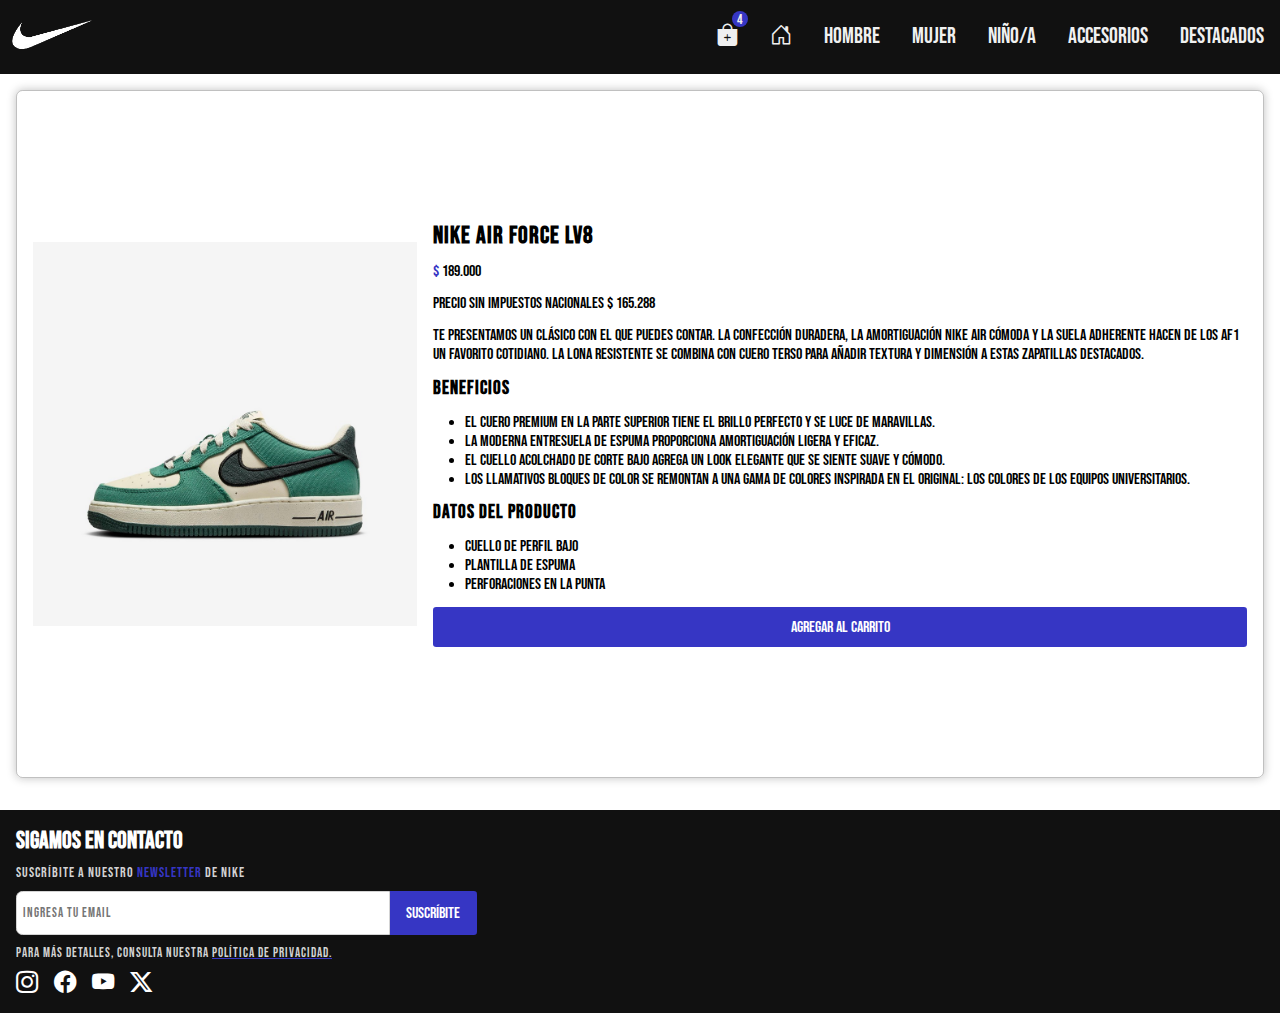
<file: pages/product-four.html>
<!DOCTYPE html>
<html lang="en">

<head>
    <meta charset="UTF-8">
    <link rel="stylesheet" href="../style.css">
    <link rel="shortcut icon" href="../images/nike-favicon.png" type="image/x-icon">
    <meta name="viewport" content="width=device-width, initial-scale=1.0">
    <title>Nike - Producto</title>
</head>

<body>

    <header>
        <a href="../home/home.html">
            <img class="logo-page" src="../images/logo-page.png" alt="Logo Pagina">
        </a>
        <div class="box">
            <a class="cart-mobile" href="../pages/cart.html"><i class="bi bi-bag-plus-fill"></i>
                <div class="number-products">
                    <p>4</p>
                </div>
            </a>

            <nav>
                <ul>

                    <li><a href="../home/home.html"><i class="bi bi-house-door"></i></a></li>
                    <li><a href="../pages/hombre.html">Hombre</a></li>
                    <li><a href="../pages/mujer.html">Mujer</a></li>
                    <li><a href="../pages/niño-a.html">Niño/a</a></li>
                    <li><a href="../pages/accesorios.html">Accesorios</a></li>
                    <li><a href="../pages/destacados.html">Destacados</a></li>
                </ul>
            </nav>
        </div>

    </header>

    <main>
        <div class="conteiner-main">
            <div class="nav-mobile">
                <nav>
                    <ul>
                        <li><a href="../home/home.html"><i class="bi bi-house-door"></i></a></li>
                        <li><a href="../pages/hombre.html">Hombre</a></li>
                        <li><a href="../pages/mujer.html">Mujer</a></li>
                        <li><a href="../pages/niño-a.html">Niño/a</a></li>
                        <li><a href="../pages/accesorios.html">Accesorios</a></li>
                        <li><a href="../pages/destacados.html">Destacados</a></li>
                    </ul>
                </nav>
            </div>


            <div class="conteiner-product">
                <div class="box-product">
                    <img class="img-product" src="../images/nike-air-force-green.png" alt="Nike Air Force LV8">
                    <div class="text">
                        <h2>Nike Air Force LV8</h2>
                        <p><span class="span">$</span> 189.000</p>
                        <p>Precio sin impuestos nacionales $ 165.288</p>
                        <p>Te presentamos un clásico con el que puedes contar. La confección duradera, la amortiguación
                            Nike
                            Air cómoda y la suela adherente hacen de los AF1 un favorito cotidiano. La lona resistente
                            se
                            combina con cuero terso para añadir textura y dimensión a estas zapatillas destacados.</p>
                        <h3>Beneficios</h3>
                        <ul>
                            <li>El cuero premium en la parte superior tiene el brillo perfecto y se luce de maravillas.
                            </li>
                            <li>La moderna entresuela de espuma proporciona amortiguación ligera y eficaz.</li>
                            <li>El cuello acolchado de corte bajo agrega un look elegante que se siente suave y cómodo.
                            </li>
                            <li>Los llamativos bloques de color se remontan a una gama de colores inspirada en el
                                original:
                                los colores de los equipos universitarios.
                            </li>
                        </ul>
                        <h3>Datos del producto</h3>
                        <ul>
                            <li>Cuello de perfil bajo</li>
                            <li>Plantilla de espuma</li>
                            <li>Perforaciones en la punta</li>
                        </ul>

                        <a href="../pages/cart.html" class="btn-check">Agregar al carrito</a>

                    </div>
                </div>
            </div>
        </div>
    </main>

    <footer>
        <h2>Sigamos en contacto</h2>
        <p>Suscríbite a nuestro <span class="span">newsletter</span> de NIKE</p>
        <div class="box-redes">
            <input placeholder="Ingresa tu email" type="email">
            <a href="" class="btn-footer">Suscríbite</a>
        </div>
        <p style="font-size: .8rem;">Para más detalles, consulta nuestra <a class="a-p"
                href="../pages/politica-de-privacidad.html">Política de
                privacidad.</a></p>

        <div class="box-redes">
            <i class="bi bi-instagram"></i>
            <i class="bi bi-facebook"></i>
            <i class="bi bi-youtube"></i>
            <i class="bi bi-twitter-x"></i>
        </div>
    </footer>
</body>

</html>
</file>
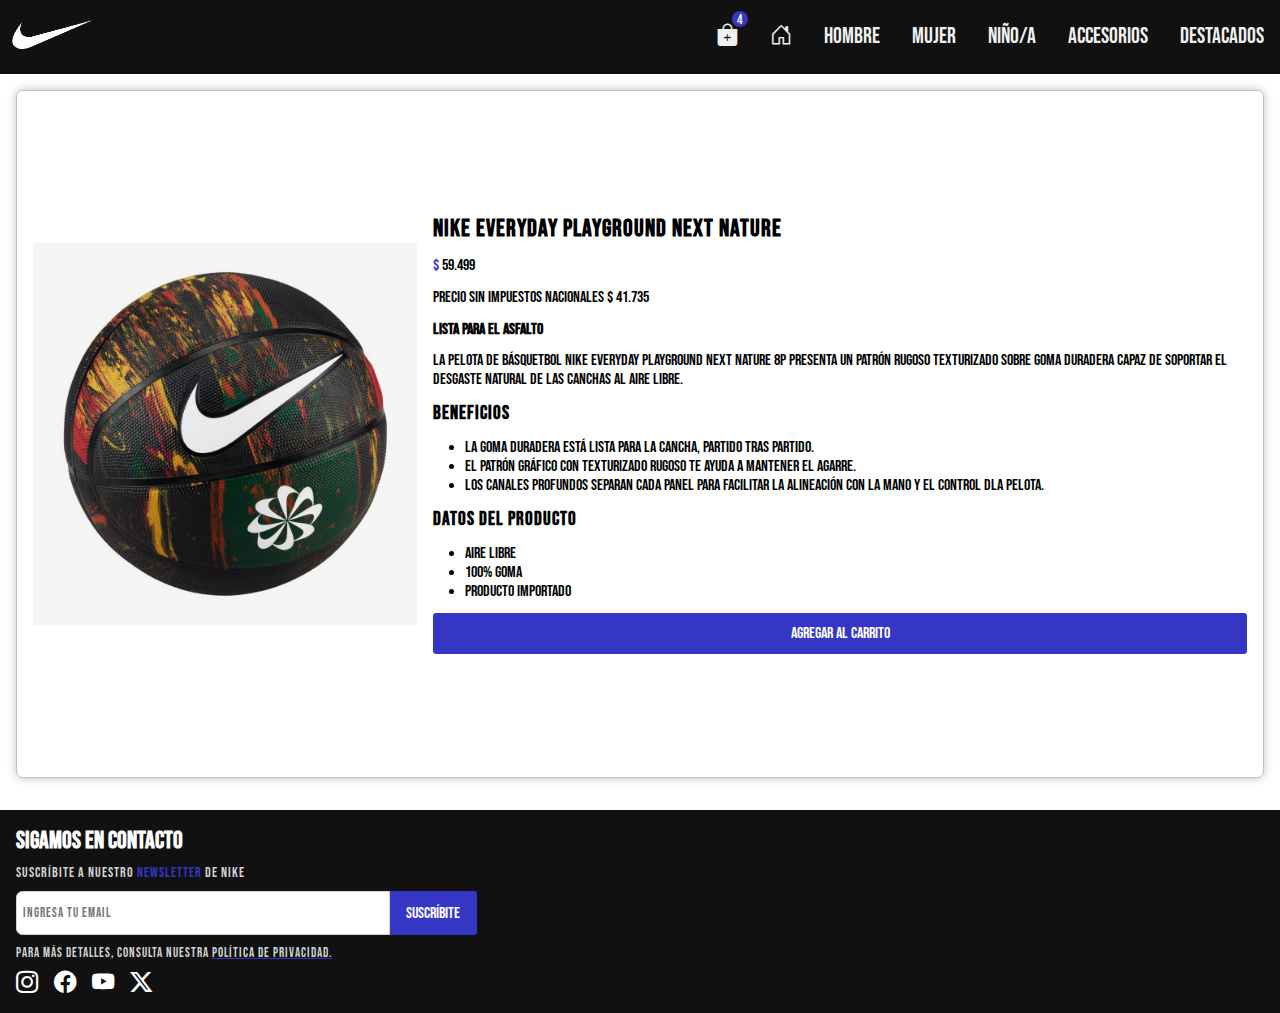
<file: pages/product-three.html>
<!DOCTYPE html>
<html lang="en">

<head>
    <meta charset="UTF-8">
    <link rel="stylesheet" href="../style.css">
    <link rel="shortcut icon" href="../images/nike-favicon.png" type="image/x-icon">
    <meta name="viewport" content="width=device-width, initial-scale=1.0">
    <title>Nike - Producto</title>
</head>

<body>

    <header>
        <a href="../home/home.html">
            <img class="logo-page" src="../images/logo-page.png" alt="Logo Pagina">
        </a>
        <div class="box">
            <a class="cart-mobile" href="../pages/cart.html"><i class="bi bi-bag-plus-fill"></i>
                <div class="number-products">
                    <p>4</p>
                </div>
            </a>

            <nav>
                <ul>

                    <li><a href="../home/home.html"><i class="bi bi-house-door"></i></a></li>
                    <li><a href="../pages/hombre.html">Hombre</a></li>
                    <li><a href="../pages/mujer.html">Mujer</a></li>
                    <li><a href="../pages/niño-a.html">Niño/a</a></li>
                    <li><a href="../pages/accesorios.html">Accesorios</a></li>
                    <li><a href="../pages/destacados.html">Destacados</a></li>
                </ul>
            </nav>
        </div>

    </header>

    <main>
        <div class="conteiner-main">
            <div class="nav-mobile">
                <nav>
                    <ul>
                        <li><a href="../home/home.html"><i class="bi bi-house-door"></i></a></li>
                        <li><a href="../pages/hombre.html">Hombre</a></li>
                        <li><a href="../pages/mujer.html">Mujer</a></li>
                        <li><a href="../pages/niño-a.html">Niño/a</a></li>
                        <li><a href="../pages/accesorios.html">Accesorios</a></li>
                        <li><a href="../pages/destacados.html">Destacados</a></li>
                    </ul>
                </nav>
            </div>
        </div>

        <div class="conteiner-product">
            <div class="box-product">
                <img class="img-product" src="../images/nike-everyday-playground.png"
                    alt="Nike Everyday Playground Next Nature">
                <div class="text">
                    <h2>Nike Everyday Playground Next Nature</h2>
                    <p><span class="span">$</span> 59.499</p>
                    <p>Precio sin impuestos nacionales $ 41.735</p>

                    <h4>Lista para el asfalto</h4>
                    <p>
                        La pelota de básquetbol Nike Everyday Playground Next Nature 8P presenta un patrón rugoso
                        texturizado sobre goma duradera capaz de soportar el desgaste natural de las canchas al aire
                        libre.</p>
                    <h3>Beneficios</h3>
                    <ul>
                        <li>La goma duradera está lista para la cancha, partido tras partido.</li>
                        <li>El patrón gráfico con texturizado rugoso te ayuda a mantener el agarre.</li>
                        <li>Los canales profundos separan cada panel para facilitar la alineación con la mano y el
                            control dla pelota.</li>
                    </ul>
                    <h3>Datos del producto</h3>
                    <ul>
                        <li>aire libre</li>
                        <li>100% goma</li>
                        <li>Producto importado</li>
                    </ul>

                    <a href="../pages/cart.html" class="btn-check">Agregar al carrito</a>

                </div>
            </div>
        </div>
    </main>

    <footer>
        <h2>Sigamos en contacto</h2>
        <p>Suscríbite a nuestro <span class="span">newsletter</span> de NIKE</p>
        <div class="box-redes">
            <input placeholder="Ingresa tu email" type="email">
            <a href="" class="btn-footer">Suscríbite</a>
        </div>
        <p style="font-size: .8rem;">Para más detalles, consulta nuestra <a class="a-p"
                href="../pages/politica-de-privacidad.html">Política de
                privacidad.</a></p>

        <div class="box-redes">
            <i class="bi bi-instagram"></i>
            <i class="bi bi-facebook"></i>
            <i class="bi bi-youtube"></i>
            <i class="bi bi-twitter-x"></i>
        </div>
    </footer>
</body>

</html>
</file>
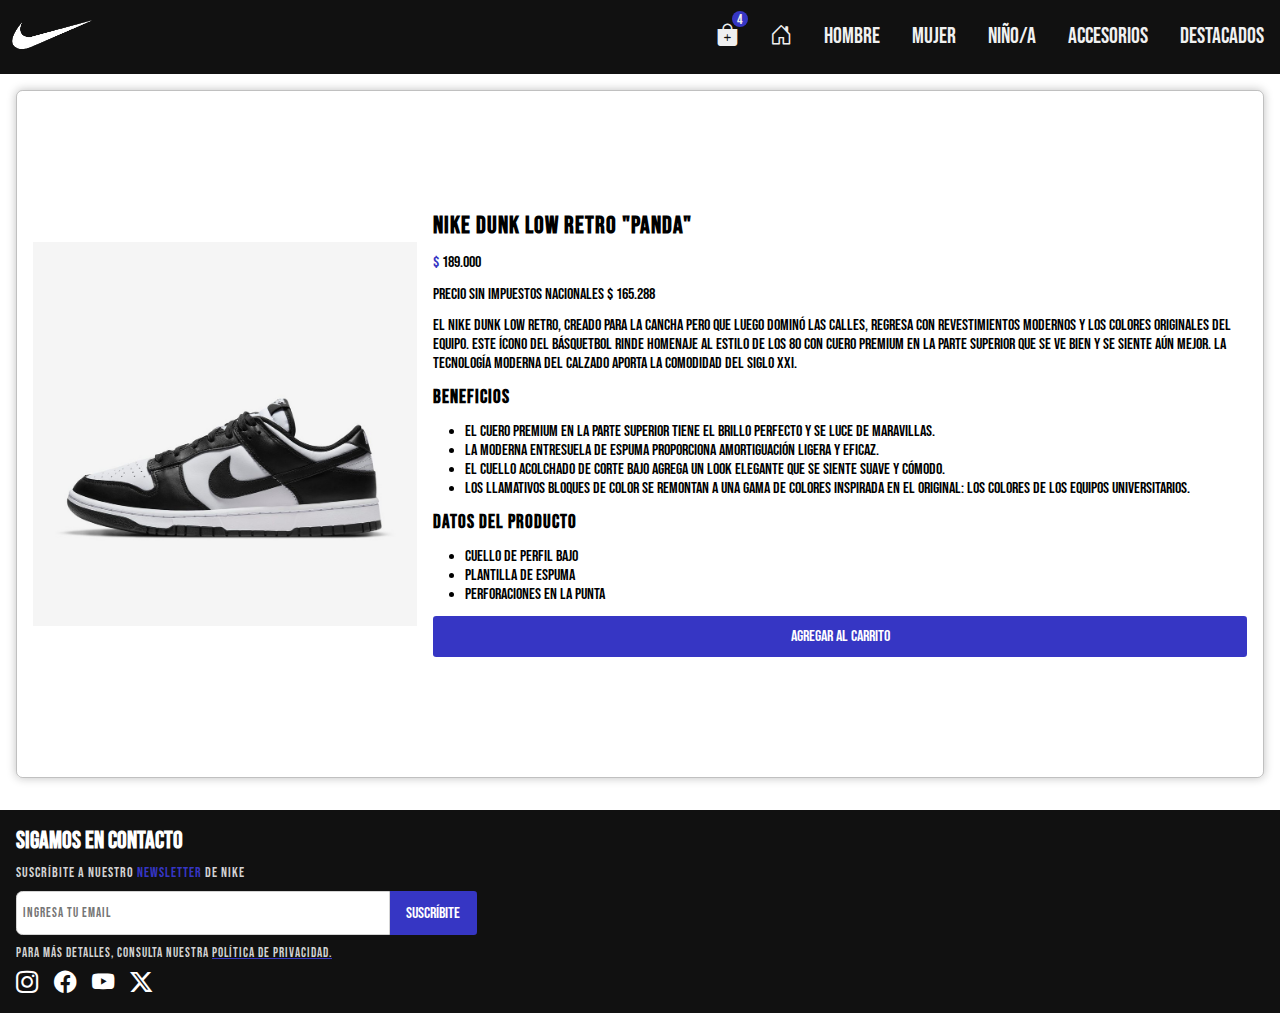
<file: pages/product-two.html>
<!DOCTYPE html>
<html lang="en">

<head>
    <meta charset="UTF-8">
    <link rel="stylesheet" href="../style.css">
    <link rel="shortcut icon" href="../images/nike-favicon.png" type="image/x-icon">
    <meta name="viewport" content="width=device-width, initial-scale=1.0">
    <title>Nike - Producto</title>
</head>

<body>

    <header>
        <a href="../home/home.html">
            <img class="logo-page" src="../images/logo-page.png" alt="Logo Pagina">
        </a>
        <div class="box">
            <a class="cart-mobile" href="../pages/cart.html"><i class="bi bi-bag-plus-fill"></i>
                <div class="number-products">
                    <p>4</p>
                </div>
            </a>

            <nav>
                <ul>

                    <li><a href="../home/home.html"><i class="bi bi-house-door"></i></a></li>
                    <li><a href="../pages/hombre.html">Hombre</a></li>
                    <li><a href="../pages/mujer.html">Mujer</a></li>
                    <li><a href="../pages/niño-a.html">Niño/a</a></li>
                    <li><a href="../pages/accesorios.html">Accesorios</a></li>
                    <li><a href="../pages/destacados.html">Destacados</a></li>
                </ul>
            </nav>
        </div>

    </header>

    <main>
        <div class="conteiner-main">
            <div class="nav-mobile">
                <nav>
                    <ul>
                        <li><a href="../home/home.html"><i class="bi bi-house-door"></i></a></li>
                        <li><a href="../pages/hombre.html">Hombre</a></li>
                        <li><a href="../pages/mujer.html">Mujer</a></li>
                        <li><a href="../pages/niño-a.html">Niño/a</a></li>
                        <li><a href="../pages/accesorios.html">Accesorios</a></li>
                        <li><a href="../pages/destacados.html">Destacados</a></li>
                    </ul>
                </nav>
            </div>
        </div>

        <div class="conteiner-product">
            <div class="box-product">
                <img class="img-product" src="../images/nike-dunk-low-retro-panda.png" alt="nike-dunk-low-retro-panda">
                <div class="text">
                    <h2>nike dunk low retro "panda"</h2>
                    <p><span class="span">$</span> 189.000</p>
                    <p>Precio sin impuestos nacionales $ 165.288</p>
                    <p>El Nike Dunk Low Retro, creado para la cancha pero que luego dominó las calles, regresa con
                        revestimientos modernos y los colores originales del equipo. Este ícono del básquetbol rinde
                        homenaje al estilo de los 80 con cuero premium en la parte superior que se ve bien y se siente
                        aún mejor. La tecnología moderna del calzado aporta la comodidad del siglo XXI.</p>
                    <h3>Beneficios</h3>
                    <ul>
                        <li>El cuero premium en la parte superior tiene el brillo perfecto y se luce de maravillas.</li>
                        <li>La moderna entresuela de espuma proporciona amortiguación ligera y eficaz.</li>
                        <li>El cuello acolchado de corte bajo agrega un look elegante que se siente suave y cómodo.</li>
                        <li>Los llamativos bloques de color se remontan a una gama de colores inspirada en el original:
                            los colores de los equipos universitarios.
                        </li>
                    </ul>
                    <h3>Datos del producto</h3>
                    <ul>
                        <li>Cuello de perfil bajo</li>
                        <li>Plantilla de espuma</li>
                        <li>Perforaciones en la punta</li>
                    </ul>

                    <a href="../pages/cart.html" class="btn-check">Agregar al carrito</a>

                </div>
            </div>
        </div>
    </main>

    <footer>
        <h2>Sigamos en contacto</h2>
        <p>Suscríbite a nuestro <span class="span">newsletter</span> de NIKE</p>
        <div class="box-redes">
            <input placeholder="Ingresa tu email" type="email">
            <a href="" class="btn-footer">Suscríbite</a>
        </div>
        <p style="font-size: .8rem;">Para más detalles, consulta nuestra <a class="a-p"
                href="../pages/politica-de-privacidad.html">Política de
                privacidad.</a></p>

        <div class="box-redes">
            <i class="bi bi-instagram"></i>
            <i class="bi bi-facebook"></i>
            <i class="bi bi-youtube"></i>
            <i class="bi bi-twitter-x"></i>
        </div>
    </footer>
</body>

</html>
</file>
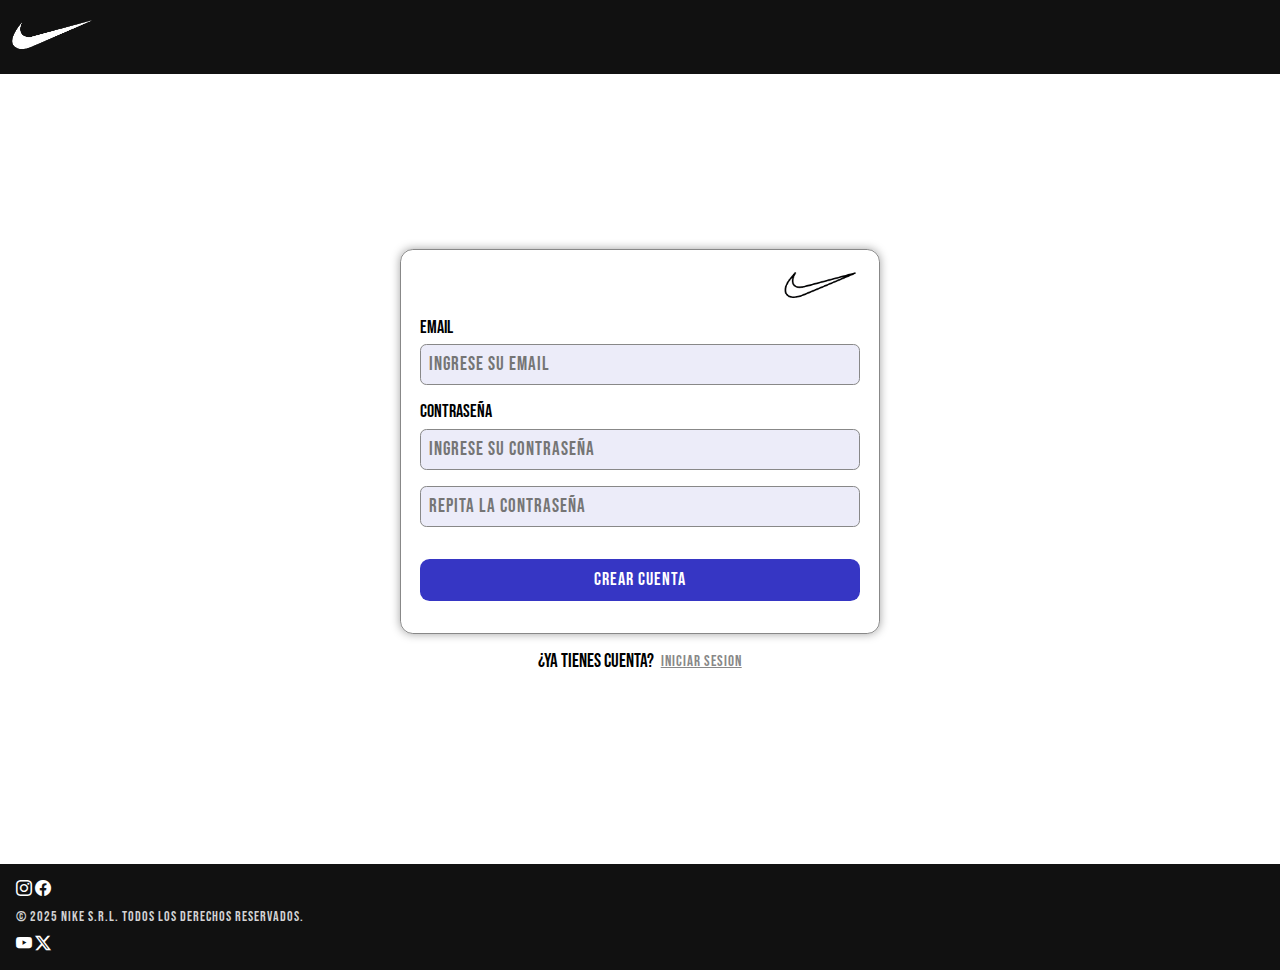
<file: register/register.html>
<!DOCTYPE html>
<html lang="en">

<head>
    <meta charset="UTF-8">
    <meta name="viewport" content="width=device-width, initial-scale=1.0">
    <link rel="stylesheet" href="../style.css">
    <title>Nike - Crear Usuario</title>
</head>

<body>
    <!-- Seccion header -->

    <header>
        <a href="../register/register.html"><img class="logo-page" src="../images/logo-page.png" alt="Logo Nike"></a>
    </header>


    <!-- Seccion iniciar sesion -->

    <main>
        <div class="conteiner">
            <form class="form-register" action="#">
                <div class="flex-img">
                    <div class="img-form"></div>
                </div>
                <label for="name">Email</label>
                <input type="email" placeholder="Ingrese su email">
                <label for="password">Contraseña</label>
                <input type="password" placeholder="Ingrese su contraseña">
                <input class="m-input" type="password" placeholder="Repita la contraseña">
                <a href="../index.html" class="btn m-form">Crear cuenta</a>
            </form>
            <div class="flex">
                <p>¿Ya tienes cuenta?</p>
                <a class="a-form" href="../index.html">Iniciar sesion</a>
            </div>
        </div>
    </main>

    <!-- Seccion footer -->

    <footer>

        <div class="box">
            <i class="bi bi-instagram"></i>
            <i class="bi bi-facebook"></i>
        </div>

        <p>© 2025 Nike S.R.L. Todos los derechos reservados.</p>

        <div class="box">
            <i class="bi bi-youtube"></i>
            <i class="bi bi-twitter-x"></i>
        </div>

    </footer>
</body>

</html>
</file>
<file: style.css>
@import url('https://fonts.googleapis.com/css2?family=Alumni+Sans+SC:ital,wght@0,100..900;1,100..900&family=Bebas+Neue&display=swap');
@import url("https://cdn.jsdelivr.net/npm/bootstrap-icons@1.13.1/font/bootstrap-icons.min.css");

* {
    box-sizing: border-box;
    margin: 0;
    padding: 0;
    text-decoration: none;
    list-style: none;
    font-family: var(--font);
}

:root {
    /* --font: "Alumni Sans SC", sans-serif; */
    --font: "Bebas Neue", sans-serif;
    --bg-primary: rgb(54, 54, 196);
    --clr-black: #111111;
    --clr-grey: #888888;
    --clr-grey2: #d3d3d3;
}

html {
    scroll-behavior: smooth;
}

/* Seccion Header */

header {
    display: flex;
    justify-content: space-between;
    align-items: center;
    background-color: var(--clr-black);
    padding: 2rem;
}

header .box {
    display: flex;
}

.cart-mobile {
    margin-right: 2rem;
    position: relative;
}

header nav ul {
    display: flex;
    gap: 2rem;
}

header nav ul li a,
.cart-mobile {
    color: rgb(240, 240, 240);
    font-size: 1.4rem;
    font-weight: 300;
}

header nav ul li a:hover {
    transition: .2s ease-in;
    color: #d3d3d3;
}

.cart-mobile:hover {
    transition: .2s ease-in;
    color: #d3d3d3;
}

.logo-page {
    width: 100px;
}

/* Seccion Inicio de sesion */

.conteiner {
    display: flex;
    justify-content: center;
    align-items: center;
    flex-direction: column;
    height: 86vh;
}

.conteiner form {
    padding: 1.2rem;
    display: flex;
    flex-direction: column;
    border-radius: .8rem;
    border: 1px solid var(--clr-grey);
    box-shadow: 0 0 10px 0 rgba(0, 0, 0, 0.37);
}

.conteiner .m-input {
    margin-top: 1rem;
}


.flex-img {
    display: flex;
    justify-content: end;
}

.img-form {
    background-image: url(./images/logo-transparent.png);
    background-repeat: no-repeat;
    background-size: contain;
    height: 2rem;
    width: 5rem;
}


.conteiner form label {
    margin-top: 1rem;
    font-size: 1.1rem;
}

.conteiner form input {
    width: 440px;
    padding: .5rem;
    border: 1px solid var(--clr-grey);
    border-radius: .4rem;
    outline: none;
    background-color: rgba(54, 54, 196, 0.096);
    font-size: 1.2rem;
    letter-spacing: 1px;
    margin-top: .4rem;
}

.btn {
    background-color: var(--bg-primary);
    width: max-content;
    color: white;
    padding: .6rem 2rem;
    border-radius: .6rem;
    border: 1px solid transparent;
    letter-spacing: 1px;
    width: 100%;
    text-align: center;
    font-size: 1.1rem;
}

.btn:hover {
    border: 1px solid var(--bg-primary);
    transition: .4s ease-in-out;
    /* background-color: rgba(54, 54, 196, 0.096); */
    background-color: var(--clr-black);
    color: white;
}

.m-form {
    margin-top: 2rem;
    margin-bottom: .8rem;
}

.flex {
    display: flex;
    align-items: center;
    gap: .4rem;
    margin-top: 1rem;
    font-size: 1.2rem;
}

.a-form {
    text-decoration: underline;
    font-size: .950rem;
    letter-spacing: 1px;
    color: var(--clr-grey);
}

.a-form:hover {
    color: var(--clr-black);
    transition: .4s;
}

/* Seccion Main */

/* .conteiner-main{

} */

.nav-mobile {
    display: none;
}

.box-imgs {
    background-color: var(--clr-black);
    display: flex;

    .img-one {
        width: 100%;
    }
}

.flex-main {
    display: flex;
    flex-direction: column;
    align-items: center;


    .img-store {
        height: 3rem;
        margin: 1rem;
    }

    .title {
        font-size: 4rem;
        text-align: center;
        letter-spacing: 1px;
    }

    .btn {
        width: max-content;
        padding: 1rem 3rem;
        margin: 2.6rem 0;
    }
}

.p {
    font-family: var(--font-two);
    text-align: center;
    margin-bottom: 1rem;
}

.span {
    font-family: var(--font-two);
    color: var(--bg-primary);
}

/* Seccion Categoria */

.sections-page {
    display: grid;
    grid-template-columns: repeat(3, 2fr);
    gap: .6rem;
    position: relative;
    background-image: url(./images/bg-categorias.png);
    background-size: contain;

    div {
        background-color: rgb(84, 50, 205);
        height: 30rem;
        background-size: cover;
        background-repeat: no-repeat;
    }

    .hombre {
        background-image: url(./images/hombre.png);
        position: relative;
    }

    .mujer {
        background-image: url(./images/mujer.png);
        position: relative;
    }

    .boy-girl {
        background-image: url(./images/boy-girl.png);

    }

    .btn {
        position: absolute;
        width: max-content;
        bottom: 2rem;
        margin-left: 2rem;
        padding: .6rem 2.4rem;
    }
}

/* Seccion productos */

.section-products {
    padding: 2rem;

    h2 {
        font-size: 2.4rem;
        font-family: var(--font);
        margin: 2rem 0;
    }

    .conteiner-cards {
        display: grid;
        grid-template-columns: repeat(4, 2fr);
        gap: .6rem;
    }

    .card {
        width: max-content;
        display: flex;
        flex-direction: column;
        width: 100%;
        height: max-content;
    }

    a {
        color: var(--clr-black);
    }

    .flex-shoes {
        border: 1px solid rgba(54, 54, 196, 0.397);
        padding: .4rem .8rem;
        display: flex;
        flex-direction: column;
        border-bottom-right-radius: .6rem;
    }

    .btn {
        margin-top: .6rem;
        border-bottom-left-radius: 0;
        border-top-right-radius: 0;
        margin-bottom: .6rem;
        color: white;
    }

    .shoes {
        width: 100%;
        height: 100%;
        border: 1px solid #11111144;
        border-top-left-radius: .6rem;
        border-bottom: none;
    }

    span {
        color: var(--bg-primary);
        font-size: 1.6rem;
    }

    h3 {
        font-size: 1.6rem;

    }

    p {
        font-size: 1.2rem;
    }
}

.box-arrow {
    text-align: center;
    padding: 1rem;

    a {
        text-decoration: none;
        color: var(--clr-black);
    }

    a:hover {
        color: var(--bg-primary);
        transition: .3s ease-in-out;
    }

    i {
        font-size: 2rem;
    }
}

.number-products {
    display: flex;
    justify-content: center;
    align-items: center;
    width: 1rem;
    border-radius: 50%;
    height: 1rem;
    font-size: .9rem;
    padding: .4rem .4rem;
    background-color: var(--bg-primary);
    position: absolute;
    top: -12px;
    right: -10px;
}

/* Seccion Cart */

.conteiner-cart {

    padding: 2rem;
    display: flex;
    flex-direction: column;
    justify-content: center;
    height: 80vh;

    .box-cart {
        margin-top: 1rem;
        width: max-content;
        border: 1px solid rgba(0, 0, 0, 0.37);
        letter-spacing: 1px;
        border-radius: .2rem;
        width: 50%;
    }

    img {
        width: 6rem;
    }

    .cart {
        display: flex;
        align-items: center;
        gap: 4rem;
        margin: 1rem;
    }

    h3 {
        font-size: 1.6rem;
        margin-right: 1.2rem;
    }

    .btn-cart {
        display: flex;
        justify-content: center;
        border-radius: .2rem;
        margin-top: 1rem;
        border-radius: 0;
        border-bottom-left-radius: .2rem;
        border-bottom-right-radius: .2rem;
    }

}


/* Seccion check out */

.conteiner-check {
    display: flex;
    justify-content: center;
    align-items: center;
    padding: 2rem;
    height: 80vh;


    .box-check {
        border-radius: .4rem;
        display: flex;
        flex-direction: column;
        gap: 1rem;
        border: 1px solid #11111144;
        padding: 1rem;

        .box {
            display: flex;
            align-items: center;
            gap: 1rem;

            .bi-hand-thumbs-up {
                color: rgb(17, 153, 17);
                font-size: 1.4rem;
            }

            h3 {
                font-size: 1.6rem;
            }
        }

        .cart-check {
            display: flex;
            align-items: center;
            gap: 2rem;

            .box {
                flex-direction: column;
                align-items: start;
            }
        }

        hr {
            width: 100%;
            border: 1px solid #11111144;
        }

        .monto {
            justify-content: space-between;
            font-size: 1.1rem;
        }

        /* p {
            margin-top: 1rem;
        } */

    }

}

.btn-check {
    padding: .6rem;
    background-color: var(--bg-primary);
    color: white;
    text-align: center;
    border-radius: .2rem;
    border: 1px solid transparent;
}

.btn-check:hover {
    transition: .2s ease-in-out;
    border: 1px solid var(--bg-primary);
    background-color: var(--clr-black);
}

/* Seccion politica de privacidad */

.conteiner-p {
    display: flex;
    justify-content: center;
    align-items: center;
    flex-direction: column;
    padding: 2rem;

    .conteiner-politica {
        border: 1px solid #11111144;
        max-width: 1200px;
        border-radius: .4rem;
        padding: 2rem 4rem;
        display: flex;
        flex-direction: column;
        gap: .8rem;

        li {
            list-style: disc;
            margin-left: 2rem;
        }
    }

    img {
        margin-top: 3rem;
        width: 100%;
    }
}

/* Seccion productos zapatillas */

.conteiner-product {
    padding: 2rem;
    display: flex;
    justify-content: center;

    h2,
    h3 {
        letter-spacing: 1px;
    }

    .box-product {
        display: flex;
        border: 1px solid #11111144;
        align-items: center;
        gap: 1rem;
        border-radius: .4rem;
        padding: 2rem;
        max-width: 1200px;
        box-shadow: 0px 0px 10px 0px #11111144;

        .img-product {
            width: 36rem;
        }

        .text {
            display: flex;
            flex-direction: column;
            gap: .8rem;

            ul li {
                list-style: disc;
                margin-left: 2rem;
            }
        }
    }

}



/* Seccion footer */

footer {
    display: flex;
    flex-direction: column;
    gap: .6rem;
    padding: 2rem;
    background-color: var(--clr-black);
    color: white;
    margin-top: 1rem;

    p {
        color: var(--clr-grey2);
        letter-spacing: 1px;
        font-size: .9rem;
    }

    .a-p {
        text-decoration: underline var(--bg-primary);
        color: var(--clr-grey2);
    }

    .a-p:hover {
        transition: .2s ease-in-out;
        text-decoration: underline var(--clr-grey2);
    }

    .box-redes {

        display: flex;

        i {
            font-size: 1.4rem;
            cursor: pointer;
        }

        .bi-facebook,
        .bi-youtube,
        .bi-twitter-x {
            margin-left: 1rem;
        }

        i:hover {
            color: var(--clr-grey2);
            transition: .2s ease-in-out;
        }

        input {
            padding: .8rem .4rem;
            outline: none;
            border-radius: .4rem;
            border: 1px solid var(--clr-grey2);
            letter-spacing: 1px;
            width: 30%;
            border-top-right-radius: 0;
            border-bottom-right-radius: 0;
        }

        .btn-footer {
            background-color: var(--bg-primary);
            color: white;
            padding: .72rem 1rem;
            border-radius: .2rem;
            border-bottom-left-radius: 0;
            border-top-left-radius: 0;
            border: 1px solid transparent;
            border-left: none;
        }

        .btn-footer:hover {
            transition: .2s ease-in-out;
            border: 1px solid var(--clr-grey2);
            background-color: var(--clr-black);
            border-left: none;
        }

    }

}

/* footer .box {
    display: flex;
    gap: 2rem;
}

footer .box i {
    font-size: 2rem;
    color: var(--clr-grey2);
}

footer .box i:hover {
    cursor: pointer;
    color: white;
    transition: .4s ease-in-out;
}

footer p {
    color: #888888;
    letter-spacing: 1px;
} */

/* MEDIA QUERIES */

@media (max-width: 1300px) {

    header {
        padding: 1rem 0;

        .box {
            margin-right: 1rem;
        }
    }

    .sections-page {
        grid-template-columns: repeat(1, 2fr);

        div {
            background-size: 100%;
            height: 24rem;
        }

        .btn {
            margin-left: 1rem;
        }
    }

    .section-products {

        padding: 1rem;

        .conteiner-cards {
            grid-template-columns: repeat(3, 1fr);
        }

    }

    .conteiner-cart {
        padding: 1rem;

        .box-cart {
            width: 100%;
        }
    }

    .conteiner-check {
        padding: 1rem;
        margin-top: 2rem;
    }

    /* Seccion politica de privacidad */

    .conteiner-p {

        padding: 1rem;

        .conteiner-politica {
            padding: 1rem;
        }

        img {
            margin-top: 2rem;
        }
    }

    .conteiner-product {
        padding: 1rem;
        justify-content: start;
        height: 80vh;

        .box-product {
            padding: 1rem;
            max-width: none;


            .img-product {
                width: 24rem;
            }
        }
    }

    footer {
        padding: 1rem;
    }

}

@media (max-width: 800px) {

    header {
        padding: 1rem 0;
    }

    /* HEADER HOME */

    header .box {
        width: 2rem;
    }

    header nav {
        display: none;
    }

    /* Seccion inicio de sesion */

    .conteiner {
        padding: 0 1rem;
    }

    .conteiner form {
        width: 100%;
    }

    .conteiner form input {
        width: 100%;
    }

    /* Seccion Main  */

    .nav-mobile {
        display: flex;
        align-items: center;
        justify-content: center;
        background-color: var(--clr-black);

        nav {
            width: 100%;
            padding: .4rem 1rem;
        }

        nav ul {
            display: flex;
            justify-content: space-between;
        }

        i,
        a {
            font-size: 1.2rem;
            color: var(--clr-grey2);
        }
    }

    .box-imgs {
        .img-one {
            display: none;
        }

        .img-mobile {
            background-image: url(./images/img-mobile.png);
            background-size: cover;
            background-repeat: no-repeat;
            height: 30rem;
            width: 100%;
        }
    }

    .flex-main {
        .btn {
            padding: .7rem 2.4rem;
            margin: 1rem;
        }
    }

    /* Seccion Categoria */

    .sections-page {
        grid-template-columns: repeat(1, 2fr);

        div {
            height: 20rem;
        }
    }



    .section-products {

        padding: 1rem;


        .conteiner-cards {
            grid-template-columns: repeat(2, 1fr);
        }

        .conteiner-mobile {
            grid-template-columns: repeat(1, 1fr);
        }

        img {
            height: 16rem;
        }

        h3 {
            font-size: 1.4rem;
        }
    }

    /* Seccion Cart */

    .conteiner-cart {
        padding: 1rem;

        .box-cart {
            width: 100%;
        }
    }


    /* producto zapatilla */

    .conteiner-product {
        height: max-content;
        margin-bottom: 12rem;

        .box-product {
            flex-direction: column;

            .img-product {
                width: 100%;
            }
        }
    }

    /* footer*/

    footer {
        padding: 2rem 1rem;

        .box-redes {
            input {
                width: 53%;
            }
        }
    }


}
</file>
